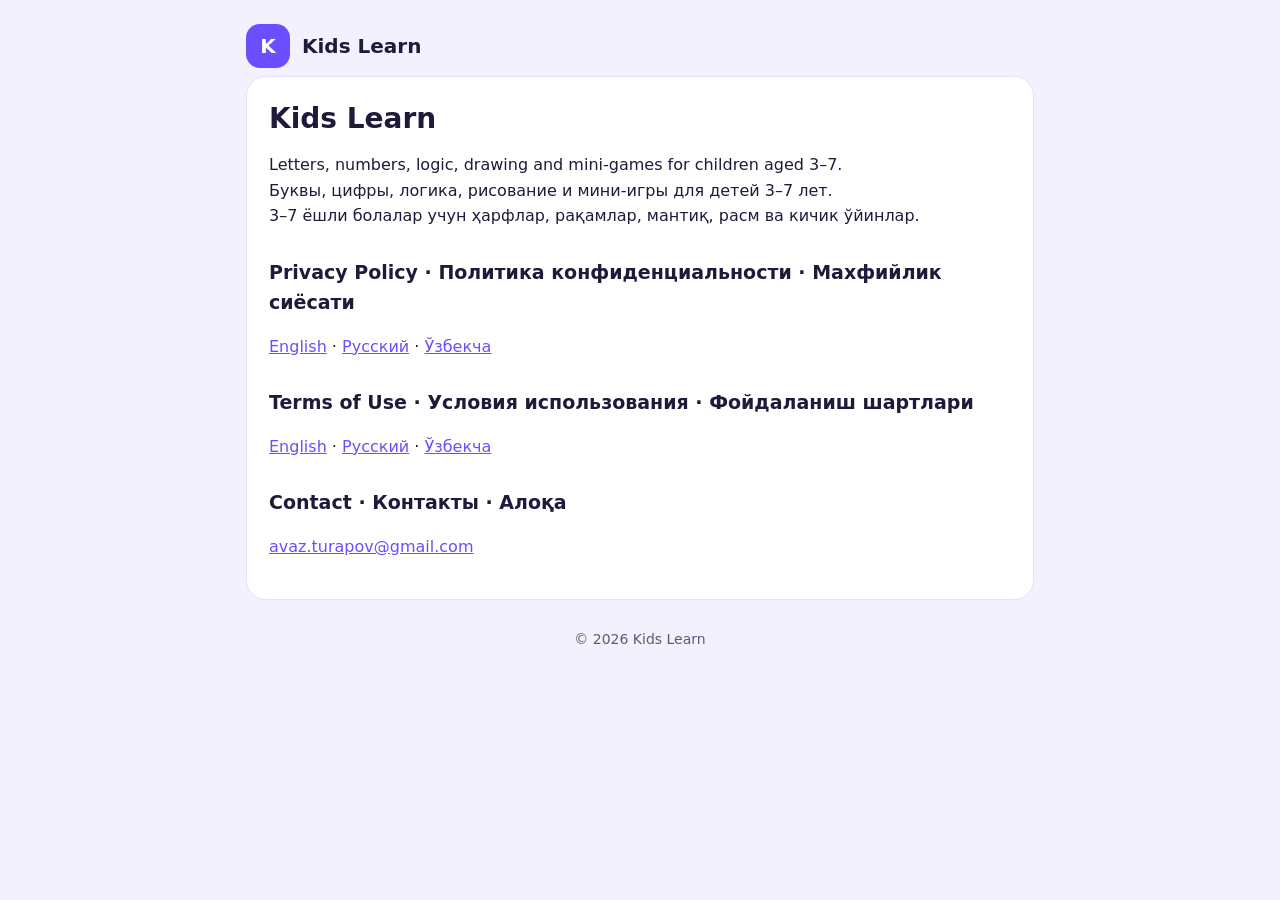
<file: index.html>
<!doctype html>
<html lang="en">
<head>
<meta charset="utf-8">
<meta name="viewport" content="width=device-width, initial-scale=1">
<title>Kids Learn</title>
<link rel="stylesheet" href="style.css">
</head>
<body>
<div class="wrap">
<header><div class="logo">K</div><b>Kids Learn</b></header>
<section class="doc">
<h1>Kids Learn</h1>
<p>Letters, numbers, logic, drawing and mini-games for children aged 3–7.<br>Буквы, цифры, логика, рисование и мини-игры для детей 3–7 лет.<br>3–7 ёшли болалар учун ҳарфлар, рақамлар, мантиқ, расм ва кичик ўйинлар.</p>
<h2>Privacy Policy · Политика конфиденциальности · Махфийлик сиёсати</h2>
<p><a href="privacy.html#en">English</a> · <a href="privacy.html#ru">Русский</a> · <a href="privacy.html#uz">Ўзбекча</a></p>
<h2>Terms of Use · Условия использования · Фойдаланиш шартлари</h2>
<p><a href="terms.html#en">English</a> · <a href="terms.html#ru">Русский</a> · <a href="terms.html#uz">Ўзбекча</a></p>
<h2>Contact · Контакты · Алоқа</h2>
<p><a href="mailto:avaz.turapov@gmail.com">avaz.turapov@gmail.com</a></p>
</section>
<footer>© 2026 Kids Learn</footer>
</div>
</body>
</html>
</file>
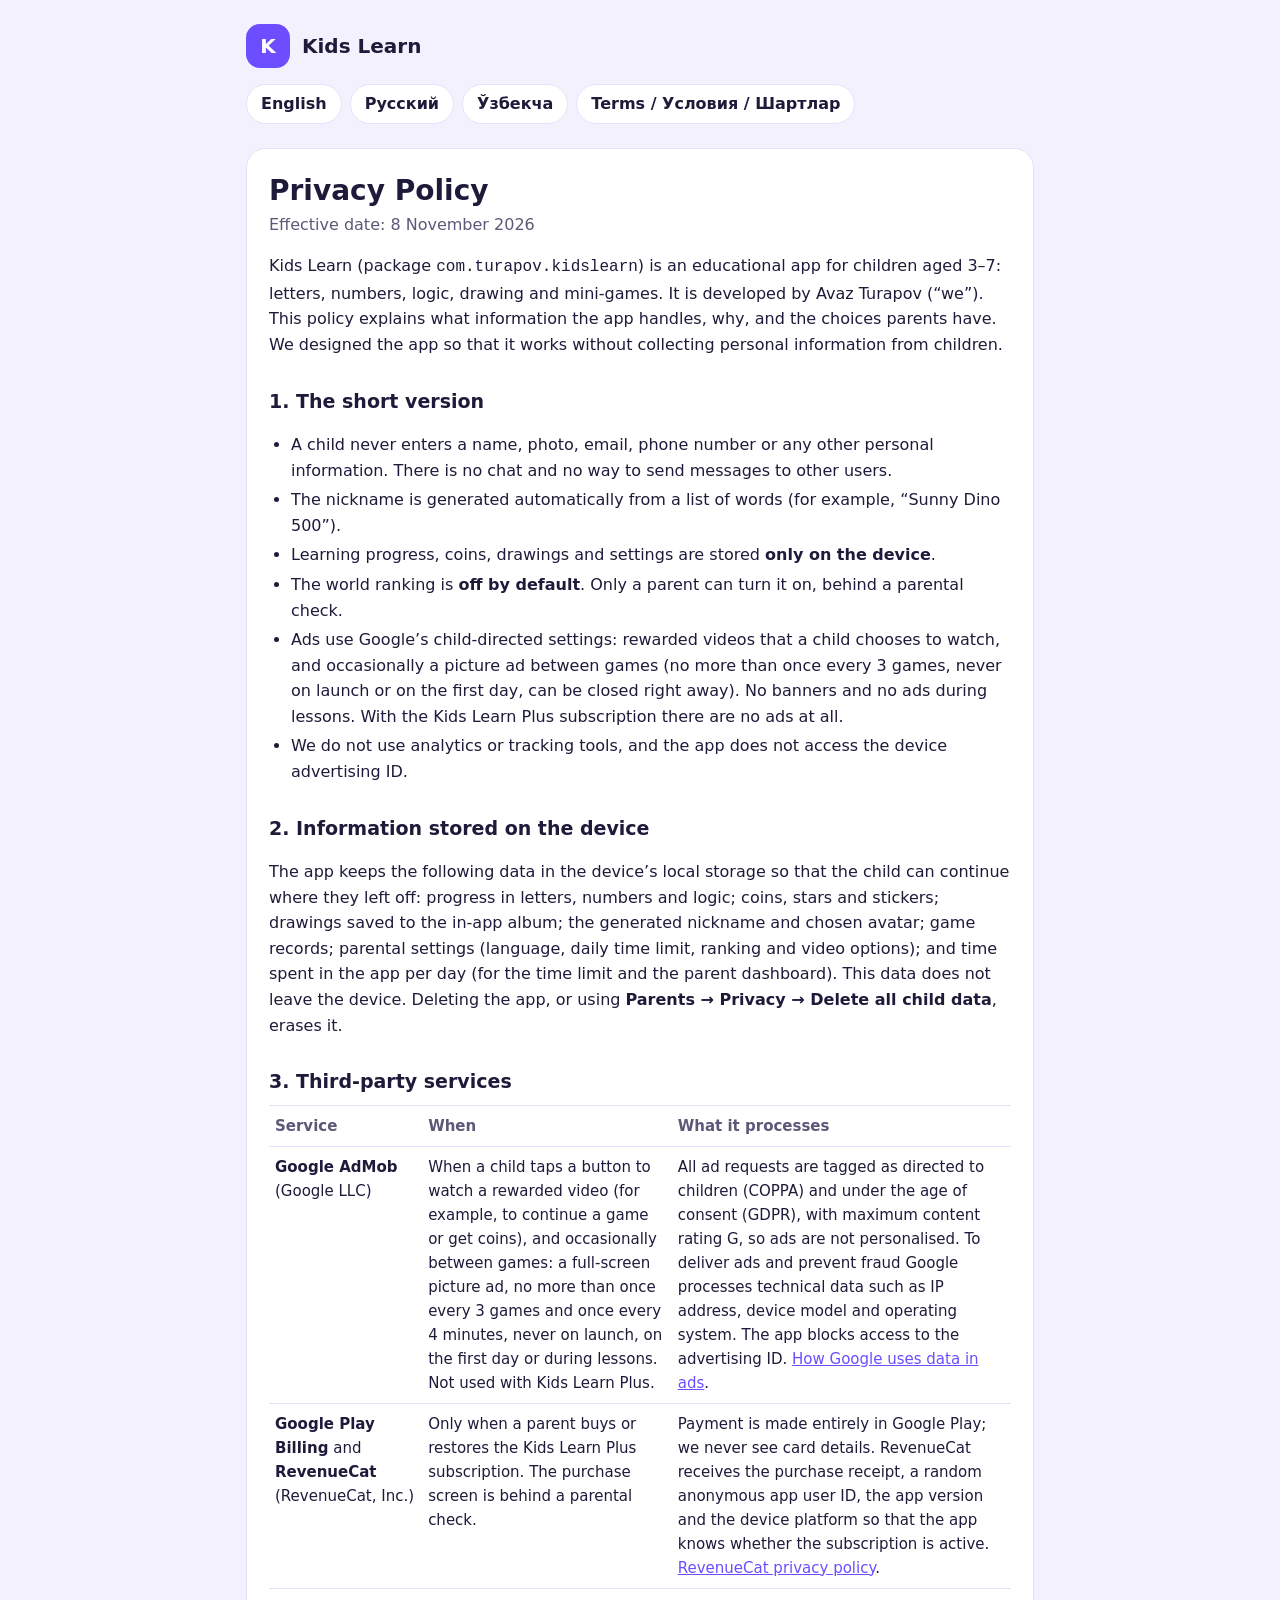
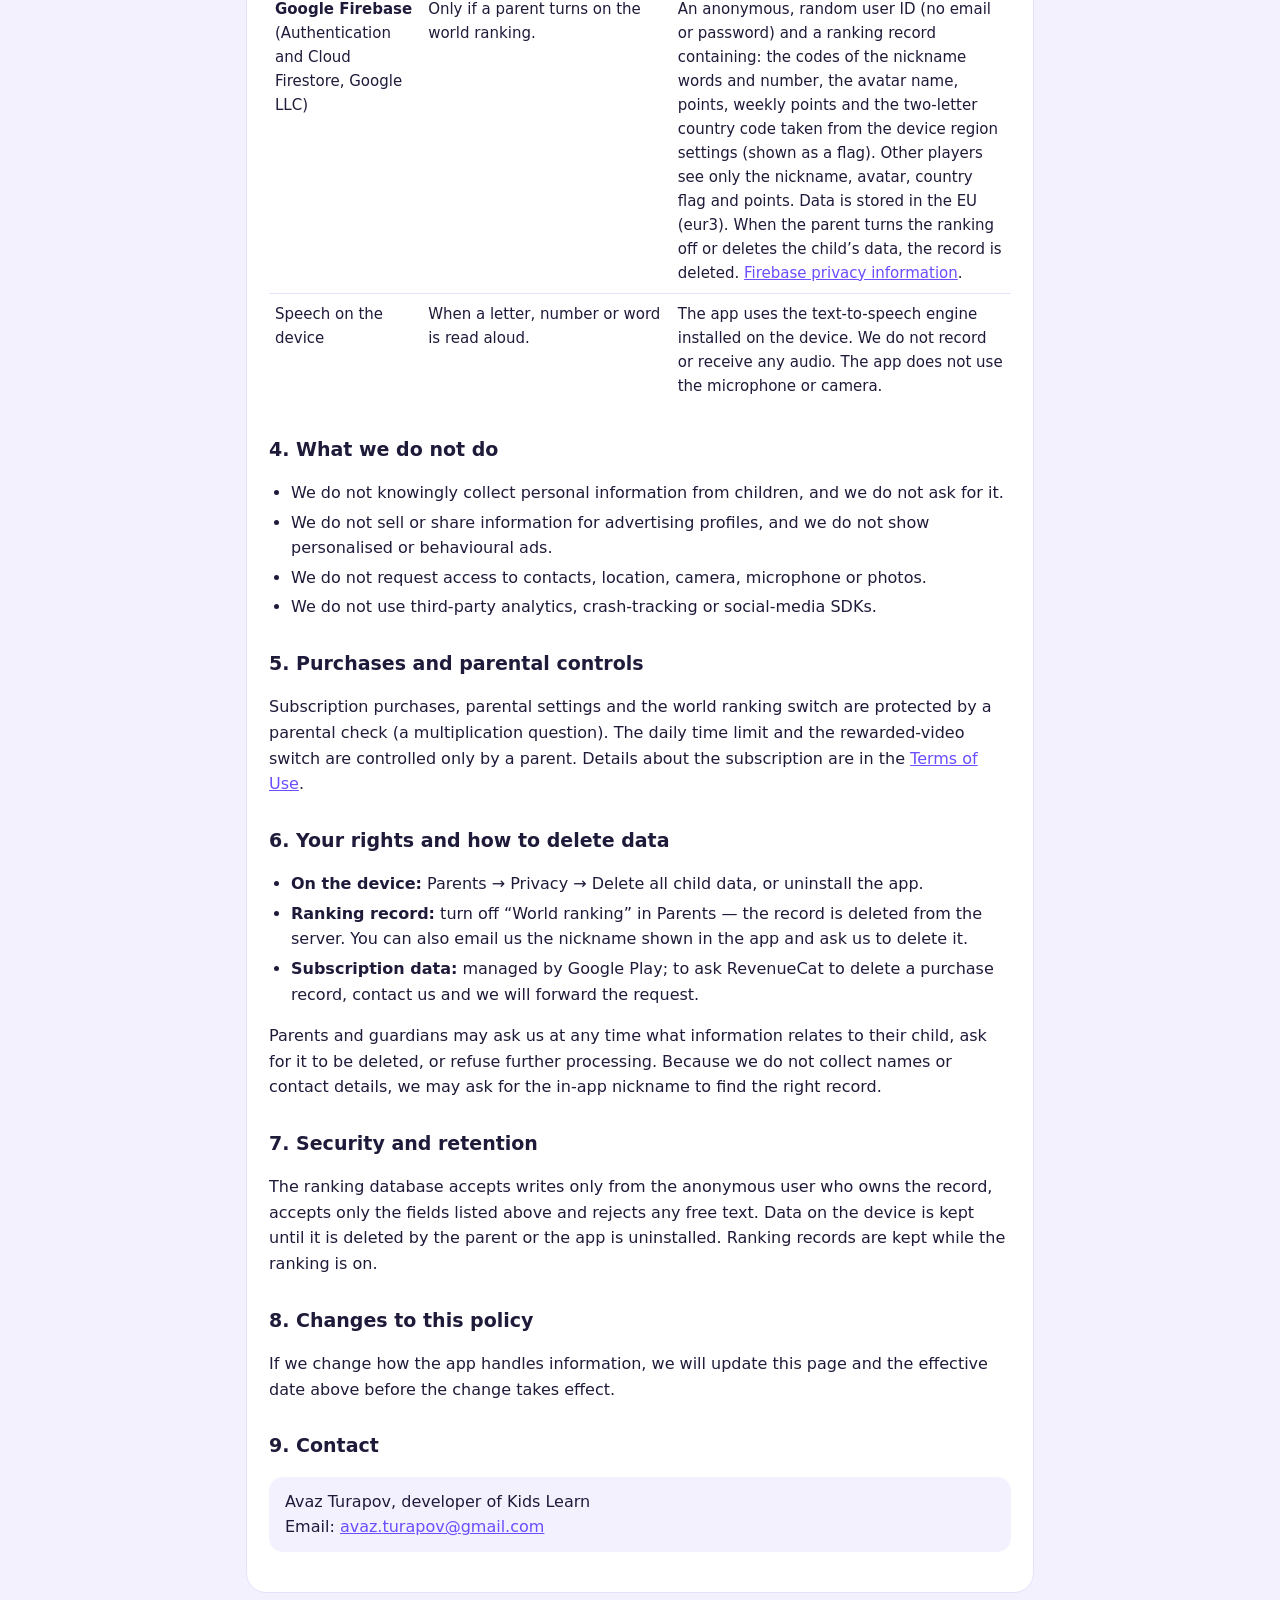
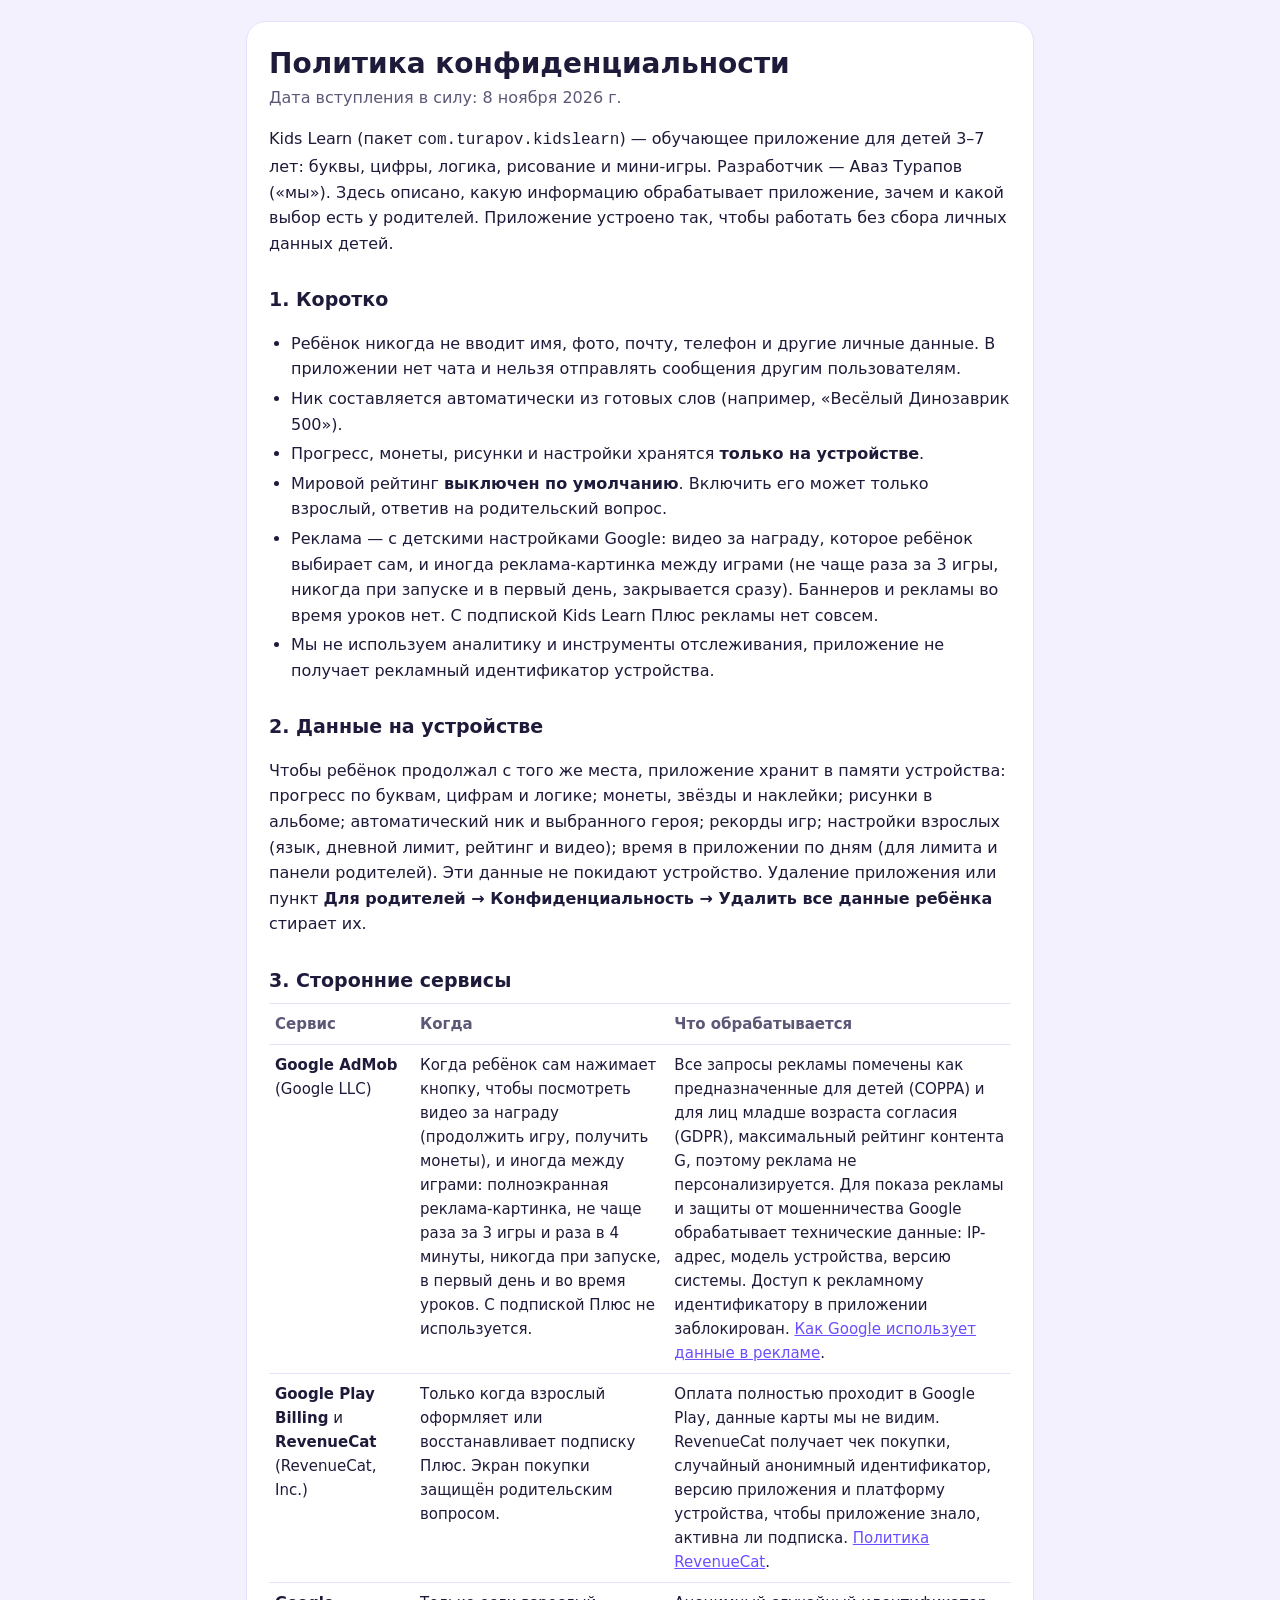
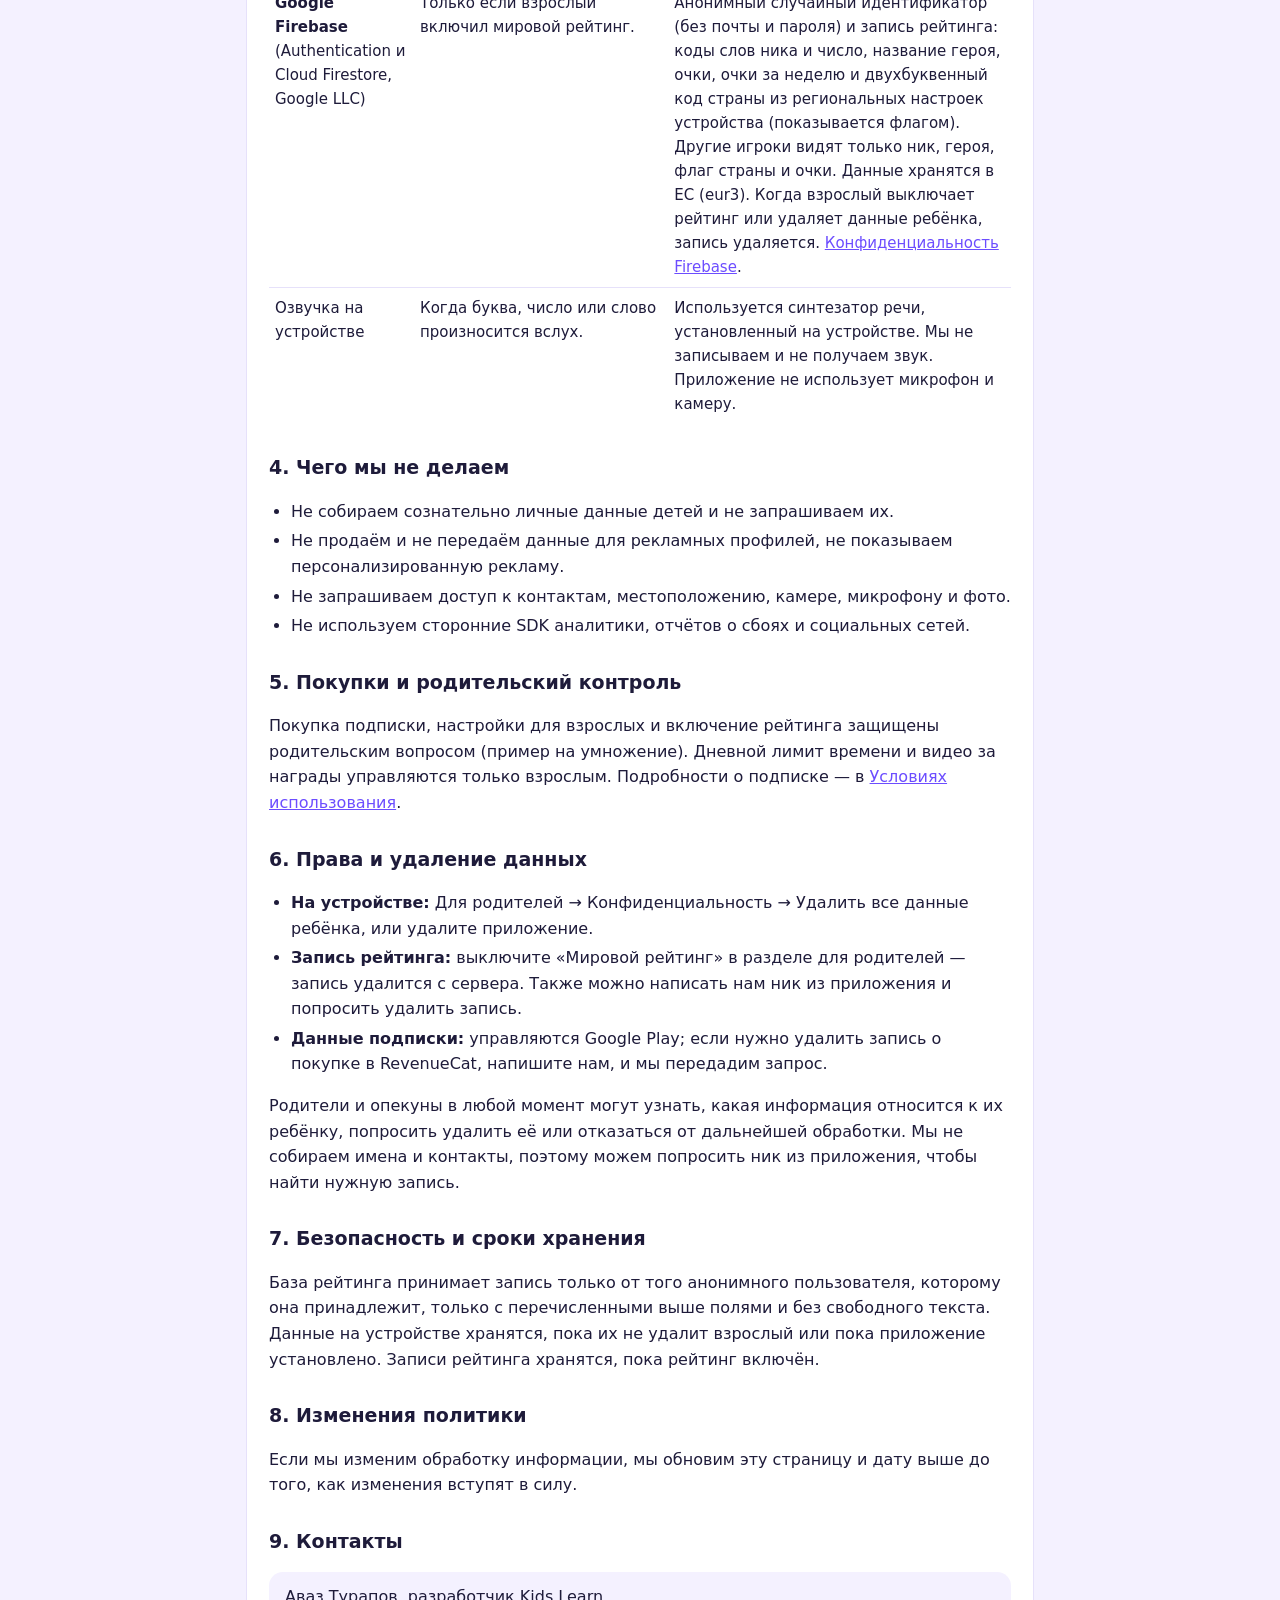
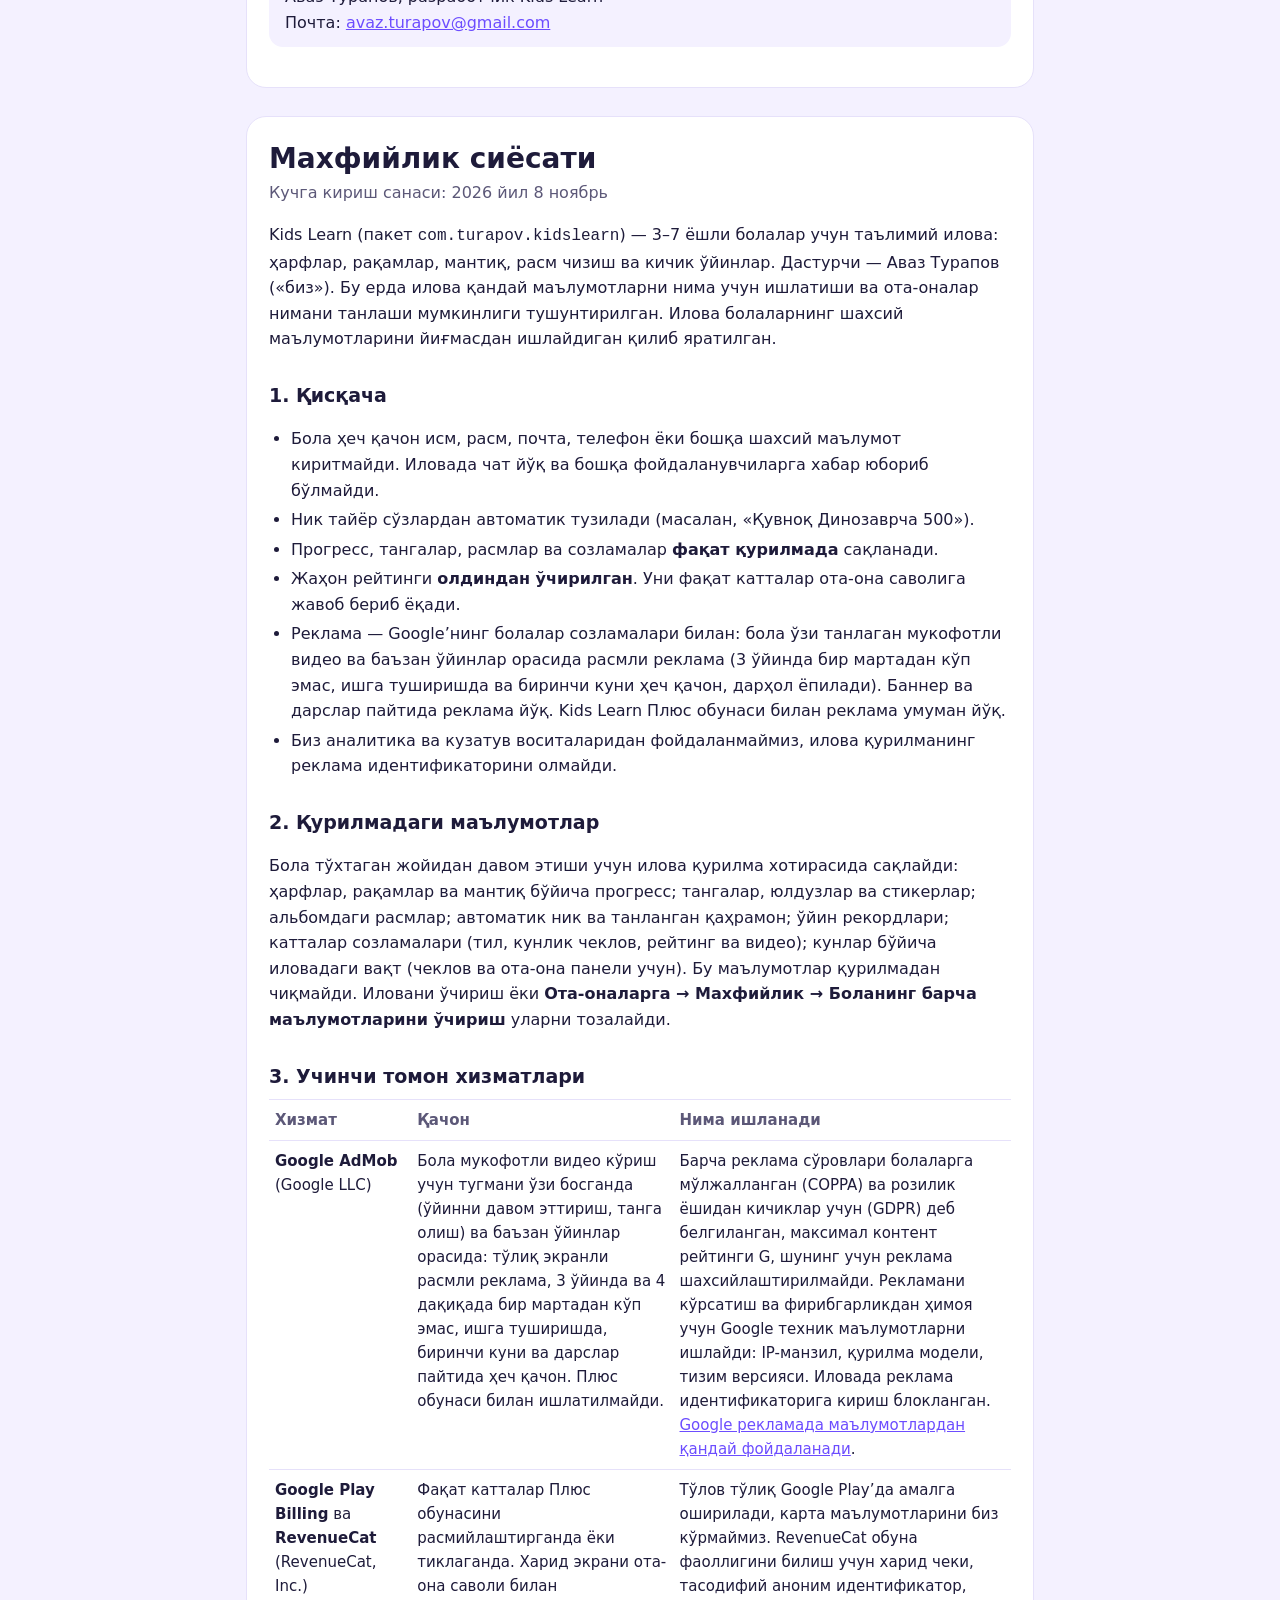
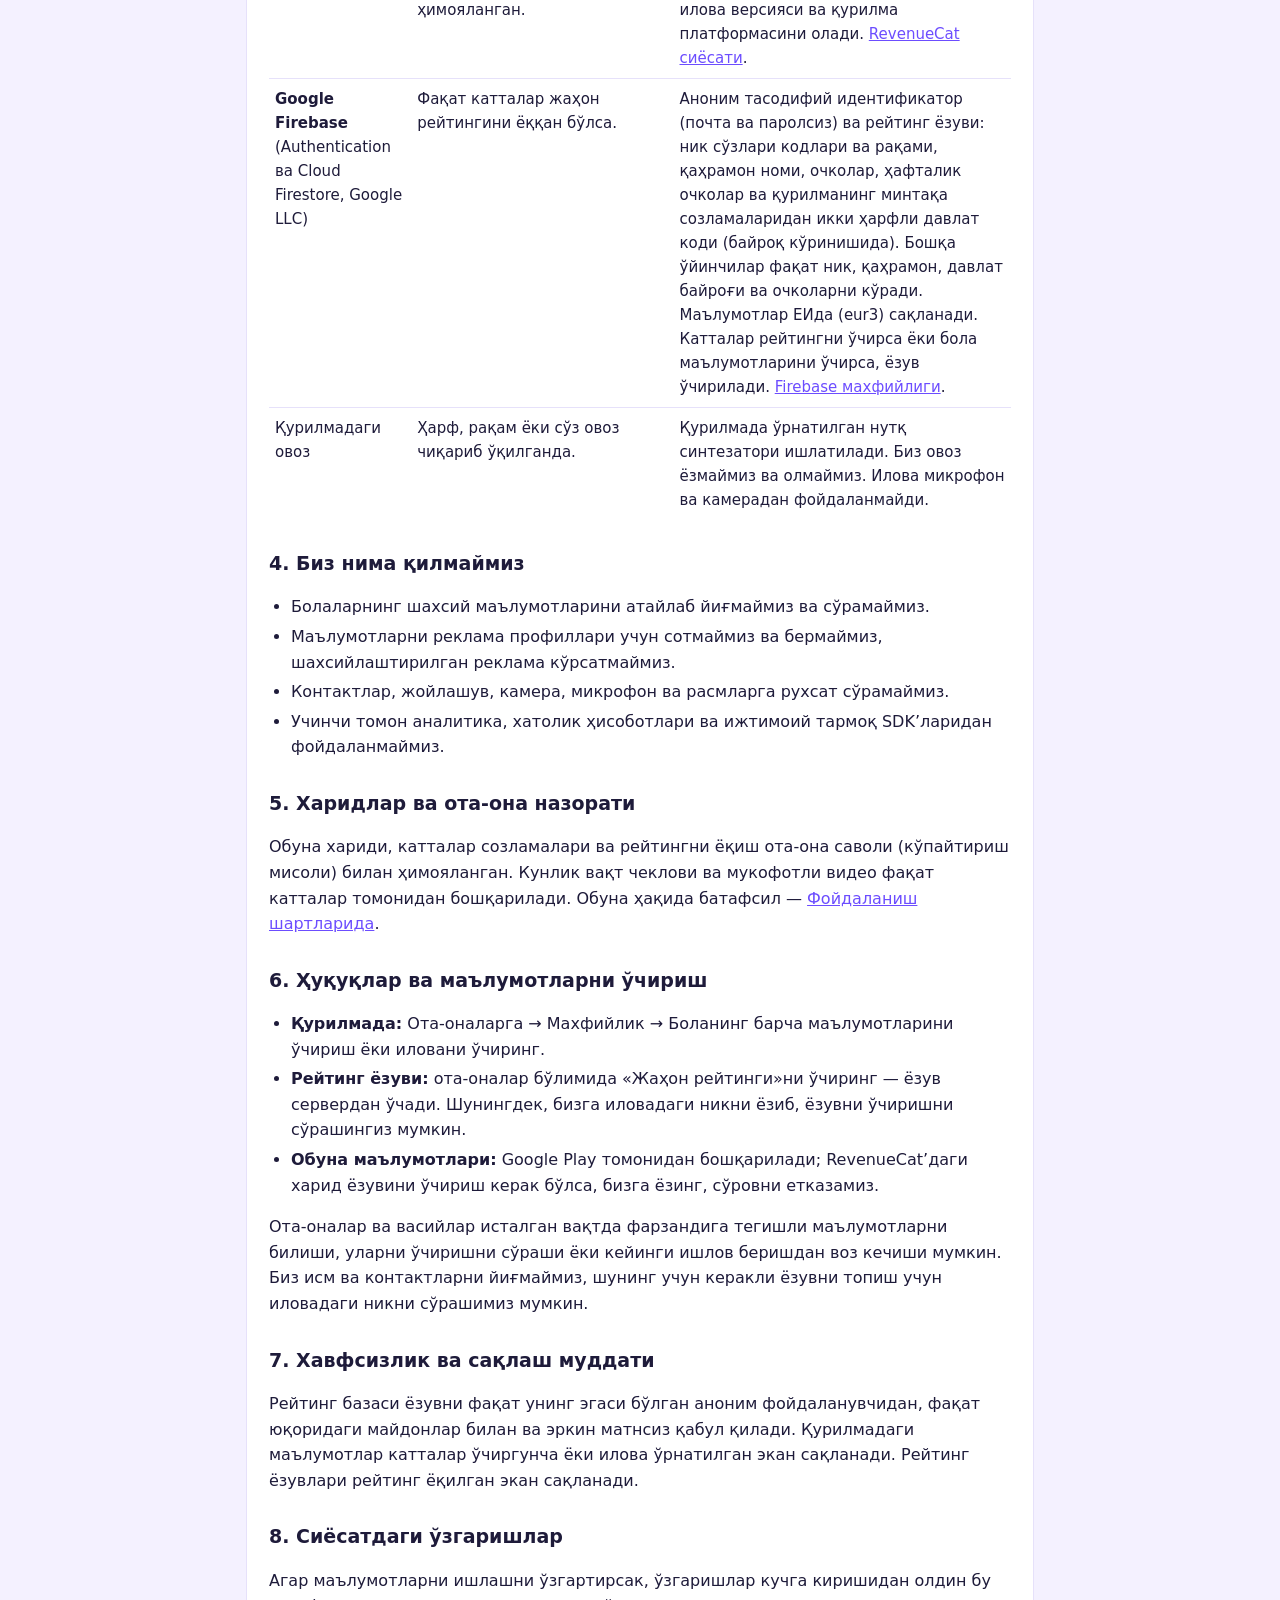
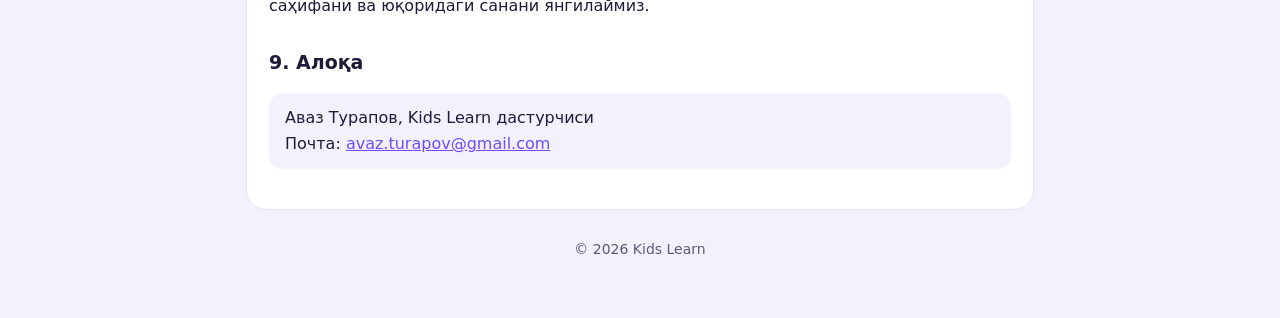
<file: privacy(1).html>
<!doctype html>
<html lang="en">
<head>
<meta charset="utf-8">
<meta name="viewport" content="width=device-width, initial-scale=1">
<title>Kids Learn — Privacy Policy</title>
<link rel="stylesheet" href="style.css">
</head>
<body>
<div class="wrap">
<header><div class="logo">K</div><b>Kids Learn</b></header>
<nav class="lang"><a href="#en">English</a><a href="#ru">Русский</a><a href="#uz">Ўзбекча</a><a href="terms.html">Terms / Условия / Шартлар</a></nav>

<!-- ============================ ENGLISH ============================ -->
<section class="doc" id="en" lang="en">
<h1>Privacy Policy</h1>
<p class="date">Effective date: 8 November 2026</p>

<p>Kids Learn (package <code>com.turapov.kidslearn</code>) is an educational app for children aged 3–7: letters, numbers, logic, drawing and mini-games. It is developed by Avaz Turapov (“we”). This policy explains what information the app handles, why, and the choices parents have. We designed the app so that it works without collecting personal information from children.</p>

<h2>1. The short version</h2>
<ul>
<li>A child never enters a name, photo, email, phone number or any other personal information. There is no chat and no way to send messages to other users.</li>
<li>The nickname is generated automatically from a list of words (for example, “Sunny Dino 500”).</li>
<li>Learning progress, coins, drawings and settings are stored <b>only on the device</b>.</li>
<li>The world ranking is <b>off by default</b>. Only a parent can turn it on, behind a parental check.</li>
<li>Ads use Google’s child-directed settings: rewarded videos that a child chooses to watch, and occasionally a picture ad between games (no more than once every 3 games, never on launch or on the first day, can be closed right away). No banners and no ads during lessons. With the Kids Learn Plus subscription there are no ads at all.</li>
<li>We do not use analytics or tracking tools, and the app does not access the device advertising ID.</li>
</ul>

<h2>2. Information stored on the device</h2>
<p>The app keeps the following data in the device’s local storage so that the child can continue where they left off: progress in letters, numbers and logic; coins, stars and stickers; drawings saved to the in-app album; the generated nickname and chosen avatar; game records; parental settings (language, daily time limit, ranking and video options); and time spent in the app per day (for the time limit and the parent dashboard). This data does not leave the device. Deleting the app, or using <b>Parents → Privacy → Delete all child data</b>, erases it.</p>

<h2>3. Third-party services</h2>
<table>
<thead><tr><th>Service</th><th>When</th><th>What it processes</th></tr></thead>
<tbody>
<tr><td><b>Google AdMob</b> (Google LLC)</td><td>When a child taps a button to watch a rewarded video (for example, to continue a game or get coins), and occasionally between games: a full-screen picture ad, no more than once every 3 games and once every 4 minutes, never on launch, on the first day or during lessons. Not used with Kids Learn Plus.</td><td>All ad requests are tagged as directed to children (COPPA) and under the age of consent (GDPR), with maximum content rating G, so ads are not personalised. To deliver ads and prevent fraud Google processes technical data such as IP address, device model and operating system. The app blocks access to the advertising ID. <a href="https://policies.google.com/technologies/ads">How Google uses data in ads</a>.</td></tr>
<tr><td><b>Google Play Billing</b> and <b>RevenueCat</b> (RevenueCat, Inc.)</td><td>Only when a parent buys or restores the Kids Learn Plus subscription. The purchase screen is behind a parental check.</td><td>Payment is made entirely in Google Play; we never see card details. RevenueCat receives the purchase receipt, a random anonymous app user ID, the app version and the device platform so that the app knows whether the subscription is active. <a href="https://www.revenuecat.com/privacy">RevenueCat privacy policy</a>.</td></tr>
<tr><td><b>Google Firebase</b> (Authentication and Cloud Firestore, Google LLC)</td><td>Only if a parent turns on the world ranking.</td><td>An anonymous, random user ID (no email or password) and a ranking record containing: the codes of the nickname words and number, the avatar name, points, weekly points and the two-letter country code taken from the device region settings (shown as a flag). Other players see only the nickname, avatar, country flag and points. Data is stored in the EU (eur3). When the parent turns the ranking off or deletes the child’s data, the record is deleted. <a href="https://firebase.google.com/support/privacy">Firebase privacy information</a>.</td></tr>
<tr><td>Speech on the device</td><td>When a letter, number or word is read aloud.</td><td>The app uses the text-to-speech engine installed on the device. We do not record or receive any audio. The app does not use the microphone or camera.</td></tr>
</tbody>
</table>

<h2>4. What we do not do</h2>
<ul>
<li>We do not knowingly collect personal information from children, and we do not ask for it.</li>
<li>We do not sell or share information for advertising profiles, and we do not show personalised or behavioural ads.</li>
<li>We do not request access to contacts, location, camera, microphone or photos.</li>
<li>We do not use third-party analytics, crash-tracking or social-media SDKs.</li>
</ul>

<h2>5. Purchases and parental controls</h2>
<p>Subscription purchases, parental settings and the world ranking switch are protected by a parental check (a multiplication question). The daily time limit and the rewarded-video switch are controlled only by a parent. Details about the subscription are in the <a href="terms.html#en">Terms of Use</a>.</p>

<h2>6. Your rights and how to delete data</h2>
<ul>
<li><b>On the device:</b> Parents → Privacy → Delete all child data, or uninstall the app.</li>
<li><b>Ranking record:</b> turn off “World ranking” in Parents — the record is deleted from the server. You can also email us the nickname shown in the app and ask us to delete it.</li>
<li><b>Subscription data:</b> managed by Google Play; to ask RevenueCat to delete a purchase record, contact us and we will forward the request.</li>
</ul>
<p>Parents and guardians may ask us at any time what information relates to their child, ask for it to be deleted, or refuse further processing. Because we do not collect names or contact details, we may ask for the in-app nickname to find the right record.</p>

<h2>7. Security and retention</h2>
<p>The ranking database accepts writes only from the anonymous user who owns the record, accepts only the fields listed above and rejects any free text. Data on the device is kept until it is deleted by the parent or the app is uninstalled. Ranking records are kept while the ranking is on.</p>

<h2>8. Changes to this policy</h2>
<p>If we change how the app handles information, we will update this page and the effective date above before the change takes effect.</p>

<h2>9. Contact</h2>
<p class="box">Avaz Turapov, developer of Kids Learn<br>Email: <a href="mailto:avaz.turapov@gmail.com">avaz.turapov@gmail.com</a></p>
</section>

<!-- ============================ РУССКИЙ ============================ -->
<section class="doc" id="ru" lang="ru">
<h1>Политика конфиденциальности</h1>
<p class="date">Дата вступления в силу: 8 ноября 2026 г.</p>

<p>Kids Learn (пакет <code>com.turapov.kidslearn</code>) — обучающее приложение для детей 3–7 лет: буквы, цифры, логика, рисование и мини-игры. Разработчик — Аваз Турапов («мы»). Здесь описано, какую информацию обрабатывает приложение, зачем и какой выбор есть у родителей. Приложение устроено так, чтобы работать без сбора личных данных детей.</p>

<h2>1. Коротко</h2>
<ul>
<li>Ребёнок никогда не вводит имя, фото, почту, телефон и другие личные данные. В приложении нет чата и нельзя отправлять сообщения другим пользователям.</li>
<li>Ник составляется автоматически из готовых слов (например, «Весёлый Динозаврик 500»).</li>
<li>Прогресс, монеты, рисунки и настройки хранятся <b>только на устройстве</b>.</li>
<li>Мировой рейтинг <b>выключен по умолчанию</b>. Включить его может только взрослый, ответив на родительский вопрос.</li>
<li>Реклама — с детскими настройками Google: видео за награду, которое ребёнок выбирает сам, и иногда реклама-картинка между играми (не чаще раза за 3 игры, никогда при запуске и в первый день, закрывается сразу). Баннеров и рекламы во время уроков нет. С подпиской Kids Learn Плюс рекламы нет совсем.</li>
<li>Мы не используем аналитику и инструменты отслеживания, приложение не получает рекламный идентификатор устройства.</li>
</ul>

<h2>2. Данные на устройстве</h2>
<p>Чтобы ребёнок продолжал с того же места, приложение хранит в памяти устройства: прогресс по буквам, цифрам и логике; монеты, звёзды и наклейки; рисунки в альбоме; автоматический ник и выбранного героя; рекорды игр; настройки взрослых (язык, дневной лимит, рейтинг и видео); время в приложении по дням (для лимита и панели родителей). Эти данные не покидают устройство. Удаление приложения или пункт <b>Для родителей → Конфиденциальность → Удалить все данные ребёнка</b> стирает их.</p>

<h2>3. Сторонние сервисы</h2>
<table>
<thead><tr><th>Сервис</th><th>Когда</th><th>Что обрабатывается</th></tr></thead>
<tbody>
<tr><td><b>Google AdMob</b> (Google LLC)</td><td>Когда ребёнок сам нажимает кнопку, чтобы посмотреть видео за награду (продолжить игру, получить монеты), и иногда между играми: полноэкранная реклама-картинка, не чаще раза за 3 игры и раза в 4 минуты, никогда при запуске, в первый день и во время уроков. С подпиской Плюс не используется.</td><td>Все запросы рекламы помечены как предназначенные для детей (COPPA) и для лиц младше возраста согласия (GDPR), максимальный рейтинг контента G, поэтому реклама не персонализируется. Для показа рекламы и защиты от мошенничества Google обрабатывает технические данные: IP-адрес, модель устройства, версию системы. Доступ к рекламному идентификатору в приложении заблокирован. <a href="https://policies.google.com/technologies/ads">Как Google использует данные в рекламе</a>.</td></tr>
<tr><td><b>Google Play Billing</b> и <b>RevenueCat</b> (RevenueCat, Inc.)</td><td>Только когда взрослый оформляет или восстанавливает подписку Плюс. Экран покупки защищён родительским вопросом.</td><td>Оплата полностью проходит в Google Play, данные карты мы не видим. RevenueCat получает чек покупки, случайный анонимный идентификатор, версию приложения и платформу устройства, чтобы приложение знало, активна ли подписка. <a href="https://www.revenuecat.com/privacy">Политика RevenueCat</a>.</td></tr>
<tr><td><b>Google Firebase</b> (Authentication и Cloud Firestore, Google LLC)</td><td>Только если взрослый включил мировой рейтинг.</td><td>Анонимный случайный идентификатор (без почты и пароля) и запись рейтинга: коды слов ника и число, название героя, очки, очки за неделю и двухбуквенный код страны из региональных настроек устройства (показывается флагом). Другие игроки видят только ник, героя, флаг страны и очки. Данные хранятся в ЕС (eur3). Когда взрослый выключает рейтинг или удаляет данные ребёнка, запись удаляется. <a href="https://firebase.google.com/support/privacy">Конфиденциальность Firebase</a>.</td></tr>
<tr><td>Озвучка на устройстве</td><td>Когда буква, число или слово произносится вслух.</td><td>Используется синтезатор речи, установленный на устройстве. Мы не записываем и не получаем звук. Приложение не использует микрофон и камеру.</td></tr>
</tbody>
</table>

<h2>4. Чего мы не делаем</h2>
<ul>
<li>Не собираем сознательно личные данные детей и не запрашиваем их.</li>
<li>Не продаём и не передаём данные для рекламных профилей, не показываем персонализированную рекламу.</li>
<li>Не запрашиваем доступ к контактам, местоположению, камере, микрофону и фото.</li>
<li>Не используем сторонние SDK аналитики, отчётов о сбоях и социальных сетей.</li>
</ul>

<h2>5. Покупки и родительский контроль</h2>
<p>Покупка подписки, настройки для взрослых и включение рейтинга защищены родительским вопросом (пример на умножение). Дневной лимит времени и видео за награды управляются только взрослым. Подробности о подписке — в <a href="terms.html#ru">Условиях использования</a>.</p>

<h2>6. Права и удаление данных</h2>
<ul>
<li><b>На устройстве:</b> Для родителей → Конфиденциальность → Удалить все данные ребёнка, или удалите приложение.</li>
<li><b>Запись рейтинга:</b> выключите «Мировой рейтинг» в разделе для родителей — запись удалится с сервера. Также можно написать нам ник из приложения и попросить удалить запись.</li>
<li><b>Данные подписки:</b> управляются Google Play; если нужно удалить запись о покупке в RevenueCat, напишите нам, и мы передадим запрос.</li>
</ul>
<p>Родители и опекуны в любой момент могут узнать, какая информация относится к их ребёнку, попросить удалить её или отказаться от дальнейшей обработки. Мы не собираем имена и контакты, поэтому можем попросить ник из приложения, чтобы найти нужную запись.</p>

<h2>7. Безопасность и сроки хранения</h2>
<p>База рейтинга принимает запись только от того анонимного пользователя, которому она принадлежит, только с перечисленными выше полями и без свободного текста. Данные на устройстве хранятся, пока их не удалит взрослый или пока приложение установлено. Записи рейтинга хранятся, пока рейтинг включён.</p>

<h2>8. Изменения политики</h2>
<p>Если мы изменим обработку информации, мы обновим эту страницу и дату выше до того, как изменения вступят в силу.</p>

<h2>9. Контакты</h2>
<p class="box">Аваз Турапов, разработчик Kids Learn<br>Почта: <a href="mailto:avaz.turapov@gmail.com">avaz.turapov@gmail.com</a></p>
</section>

<!-- ============================ ЎЗБЕКЧА ============================ -->
<section class="doc" id="uz" lang="uz-Cyrl">
<h1>Махфийлик сиёсати</h1>
<p class="date">Кучга кириш санаси: 2026 йил 8 ноябрь</p>

<p>Kids Learn (пакет <code>com.turapov.kidslearn</code>) — 3–7 ёшли болалар учун таълимий илова: ҳарфлар, рақамлар, мантиқ, расм чизиш ва кичик ўйинлар. Дастурчи — Аваз Турапов («биз»). Бу ерда илова қандай маълумотларни нима учун ишлатиши ва ота-оналар нимани танлаши мумкинлиги тушунтирилган. Илова болаларнинг шахсий маълумотларини йиғмасдан ишлайдиган қилиб яратилган.</p>

<h2>1. Қисқача</h2>
<ul>
<li>Бола ҳеч қачон исм, расм, почта, телефон ёки бошқа шахсий маълумот киритмайди. Иловада чат йўқ ва бошқа фойдаланувчиларга хабар юбориб бўлмайди.</li>
<li>Ник тайёр сўзлардан автоматик тузилади (масалан, «Қувноқ Динозаврча 500»).</li>
<li>Прогресс, тангалар, расмлар ва созламалар <b>фақат қурилмада</b> сақланади.</li>
<li>Жаҳон рейтинги <b>олдиндан ўчирилган</b>. Уни фақат катталар ота-она саволига жавоб бериб ёқади.</li>
<li>Реклама — Google’нинг болалар созламалари билан: бола ўзи танлаган мукофотли видео ва баъзан ўйинлар орасида расмли реклама (3 ўйинда бир мартадан кўп эмас, ишга туширишда ва биринчи куни ҳеч қачон, дарҳол ёпилади). Баннер ва дарслар пайтида реклама йўқ. Kids Learn Плюс обунаси билан реклама умуман йўқ.</li>
<li>Биз аналитика ва кузатув воситаларидан фойдаланмаймиз, илова қурилманинг реклама идентификаторини олмайди.</li>
</ul>

<h2>2. Қурилмадаги маълумотлар</h2>
<p>Бола тўхтаган жойидан давом этиши учун илова қурилма хотирасида сақлайди: ҳарфлар, рақамлар ва мантиқ бўйича прогресс; тангалар, юлдузлар ва стикерлар; альбомдаги расмлар; автоматик ник ва танланган қаҳрамон; ўйин рекордлари; катталар созламалари (тил, кунлик чеклов, рейтинг ва видео); кунлар бўйича иловадаги вақт (чеклов ва ота-она панели учун). Бу маълумотлар қурилмадан чиқмайди. Иловани ўчириш ёки <b>Ота-оналарга → Махфийлик → Боланинг барча маълумотларини ўчириш</b> уларни тозалайди.</p>

<h2>3. Учинчи томон хизматлари</h2>
<table>
<thead><tr><th>Хизмат</th><th>Қачон</th><th>Нима ишланади</th></tr></thead>
<tbody>
<tr><td><b>Google AdMob</b> (Google LLC)</td><td>Бола мукофотли видео кўриш учун тугмани ўзи босганда (ўйинни давом эттириш, танга олиш) ва баъзан ўйинлар орасида: тўлиқ экранли расмли реклама, 3 ўйинда ва 4 дақиқада бир мартадан кўп эмас, ишга туширишда, биринчи куни ва дарслар пайтида ҳеч қачон. Плюс обунаси билан ишлатилмайди.</td><td>Барча реклама сўровлари болаларга мўлжалланган (COPPA) ва розилик ёшидан кичиклар учун (GDPR) деб белгиланган, максимал контент рейтинги G, шунинг учун реклама шахсийлаштирилмайди. Рекламани кўрсатиш ва фирибгарликдан ҳимоя учун Google техник маълумотларни ишлайди: IP-манзил, қурилма модели, тизим версияси. Иловада реклама идентификаторига кириш блокланган. <a href="https://policies.google.com/technologies/ads">Google рекламада маълумотлардан қандай фойдаланади</a>.</td></tr>
<tr><td><b>Google Play Billing</b> ва <b>RevenueCat</b> (RevenueCat, Inc.)</td><td>Фақат катталар Плюс обунасини расмийлаштирганда ёки тиклаганда. Харид экрани ота-она саволи билан ҳимояланган.</td><td>Тўлов тўлиқ Google Play’да амалга оширилади, карта маълумотларини биз кўрмаймиз. RevenueCat обуна фаоллигини билиш учун харид чеки, тасодифий аноним идентификатор, илова версияси ва қурилма платформасини олади. <a href="https://www.revenuecat.com/privacy">RevenueCat сиёсати</a>.</td></tr>
<tr><td><b>Google Firebase</b> (Authentication ва Cloud Firestore, Google LLC)</td><td>Фақат катталар жаҳон рейтингини ёққан бўлса.</td><td>Аноним тасодифий идентификатор (почта ва паролсиз) ва рейтинг ёзуви: ник сўзлари кодлари ва рақами, қаҳрамон номи, очколар, ҳафталик очколар ва қурилманинг минтақа созламаларидан икки ҳарфли давлат коди (байроқ кўринишида). Бошқа ўйинчилар фақат ник, қаҳрамон, давлат байроғи ва очколарни кўради. Маълумотлар ЕИда (eur3) сақланади. Катталар рейтингни ўчирса ёки бола маълумотларини ўчирса, ёзув ўчирилади. <a href="https://firebase.google.com/support/privacy">Firebase махфийлиги</a>.</td></tr>
<tr><td>Қурилмадаги овоз</td><td>Ҳарф, рақам ёки сўз овоз чиқариб ўқилганда.</td><td>Қурилмада ўрнатилган нутқ синтезатори ишлатилади. Биз овоз ёзмаймиз ва олмаймиз. Илова микрофон ва камерадан фойдаланмайди.</td></tr>
</tbody>
</table>

<h2>4. Биз нима қилмаймиз</h2>
<ul>
<li>Болаларнинг шахсий маълумотларини атайлаб йиғмаймиз ва сўрамаймиз.</li>
<li>Маълумотларни реклама профиллари учун сотмаймиз ва бермаймиз, шахсийлаштирилган реклама кўрсатмаймиз.</li>
<li>Контактлар, жойлашув, камера, микрофон ва расмларга рухсат сўрамаймиз.</li>
<li>Учинчи томон аналитика, хатолик ҳисоботлари ва ижтимоий тармоқ SDK’ларидан фойдаланмаймиз.</li>
</ul>

<h2>5. Харидлар ва ота-она назорати</h2>
<p>Обуна хариди, катталар созламалари ва рейтингни ёқиш ота-она саволи (кўпайтириш мисоли) билан ҳимояланган. Кунлик вақт чеклови ва мукофотли видео фақат катталар томонидан бошқарилади. Обуна ҳақида батафсил — <a href="terms.html#uz">Фойдаланиш шартларида</a>.</p>

<h2>6. Ҳуқуқлар ва маълумотларни ўчириш</h2>
<ul>
<li><b>Қурилмада:</b> Ота-оналарга → Махфийлик → Боланинг барча маълумотларини ўчириш ёки иловани ўчиринг.</li>
<li><b>Рейтинг ёзуви:</b> ота-оналар бўлимида «Жаҳон рейтинги»ни ўчиринг — ёзув сервердан ўчади. Шунингдек, бизга иловадаги никни ёзиб, ёзувни ўчиришни сўрашингиз мумкин.</li>
<li><b>Обуна маълумотлари:</b> Google Play томонидан бошқарилади; RevenueCat’даги харид ёзувини ўчириш керак бўлса, бизга ёзинг, сўровни етказамиз.</li>
</ul>
<p>Ота-оналар ва васийлар исталган вақтда фарзандига тегишли маълумотларни билиши, уларни ўчиришни сўраши ёки кейинги ишлов беришдан воз кечиши мумкин. Биз исм ва контактларни йиғмаймиз, шунинг учун керакли ёзувни топиш учун иловадаги никни сўрашимиз мумкин.</p>

<h2>7. Хавфсизлик ва сақлаш муддати</h2>
<p>Рейтинг базаси ёзувни фақат унинг эгаси бўлган аноним фойдаланувчидан, фақат юқоридаги майдонлар билан ва эркин матнсиз қабул қилади. Қурилмадаги маълумотлар катталар ўчиргунча ёки илова ўрнатилган экан сақланади. Рейтинг ёзувлари рейтинг ёқилган экан сақланади.</p>

<h2>8. Сиёсатдаги ўзгаришлар</h2>
<p>Агар маълумотларни ишлашни ўзгартирсак, ўзгаришлар кучга киришидан олдин бу саҳифани ва юқоридаги санани янгилаймиз.</p>

<h2>9. Алоқа</h2>
<p class="box">Аваз Турапов, Kids Learn дастурчиси<br>Почта: <a href="mailto:avaz.turapov@gmail.com">avaz.turapov@gmail.com</a></p>
</section>

<footer>© 2026 Kids Learn</footer>
</div>
</body>
</html>
</file>
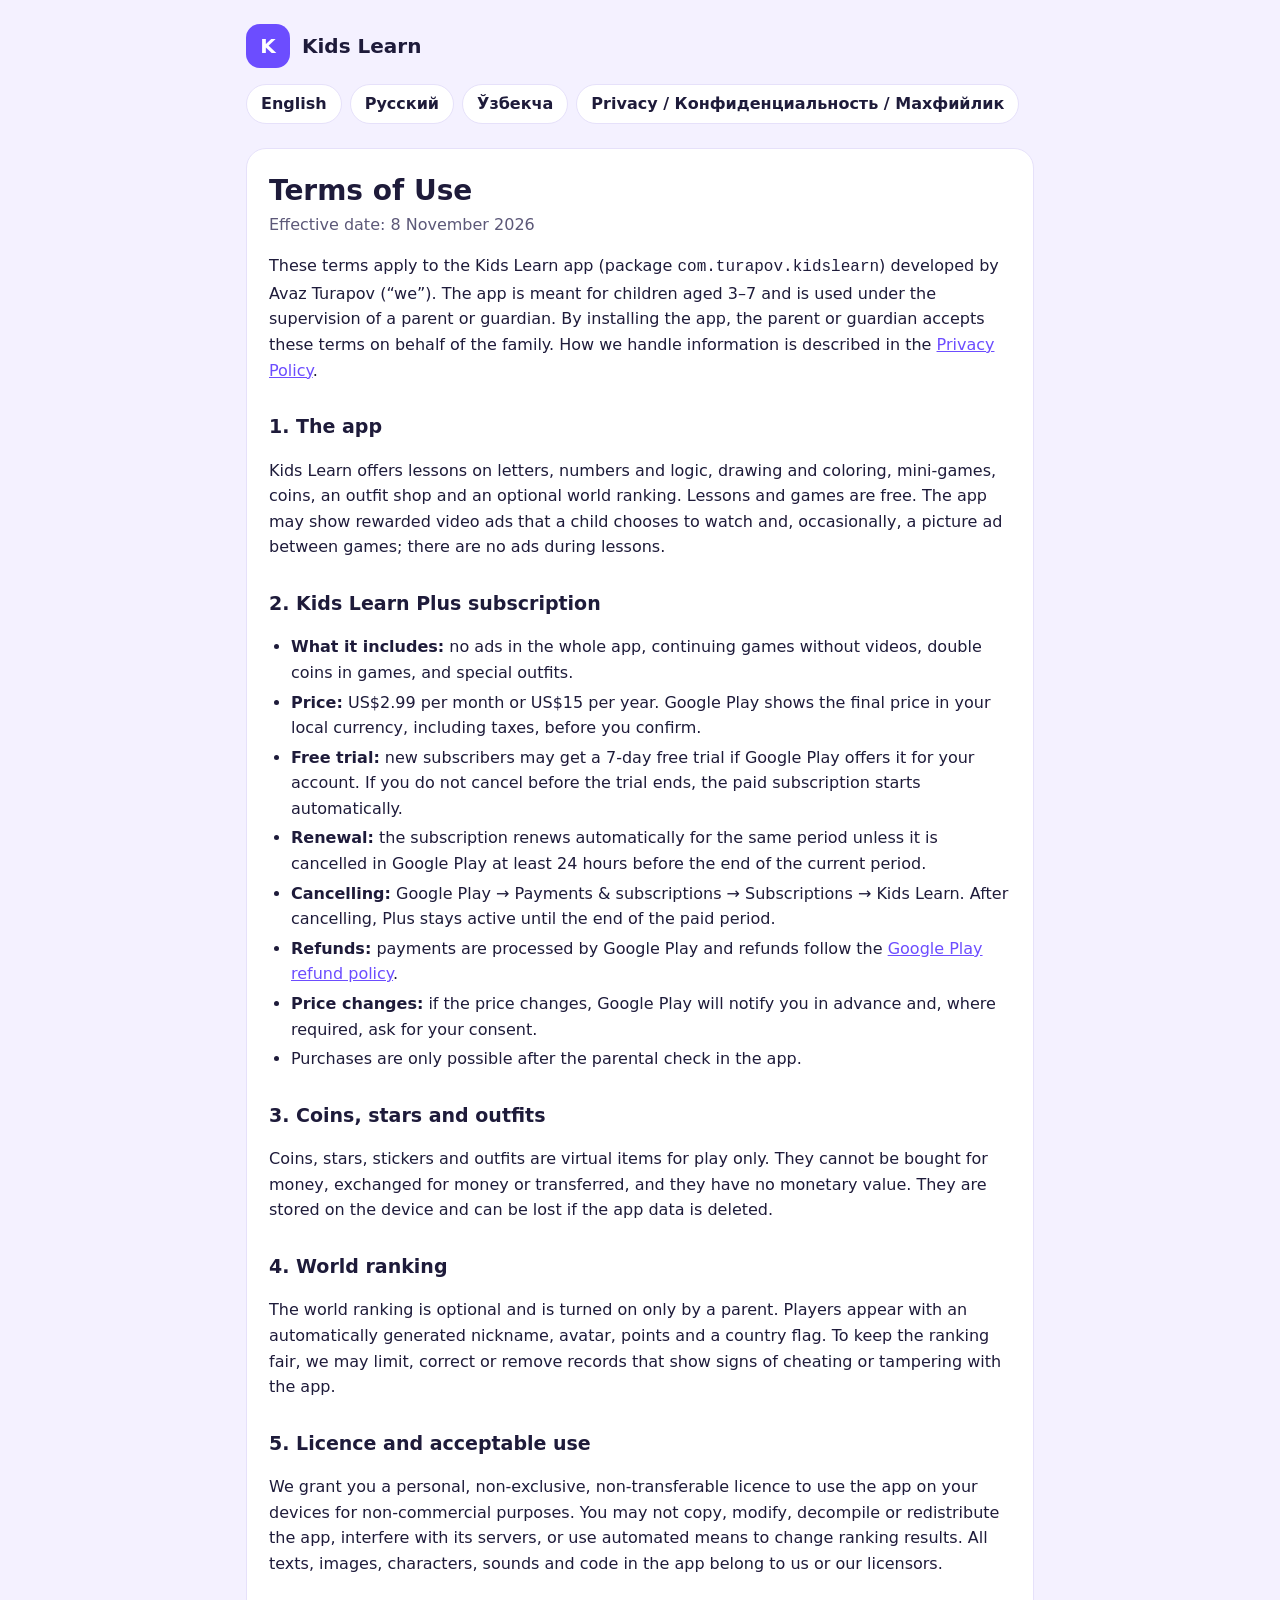
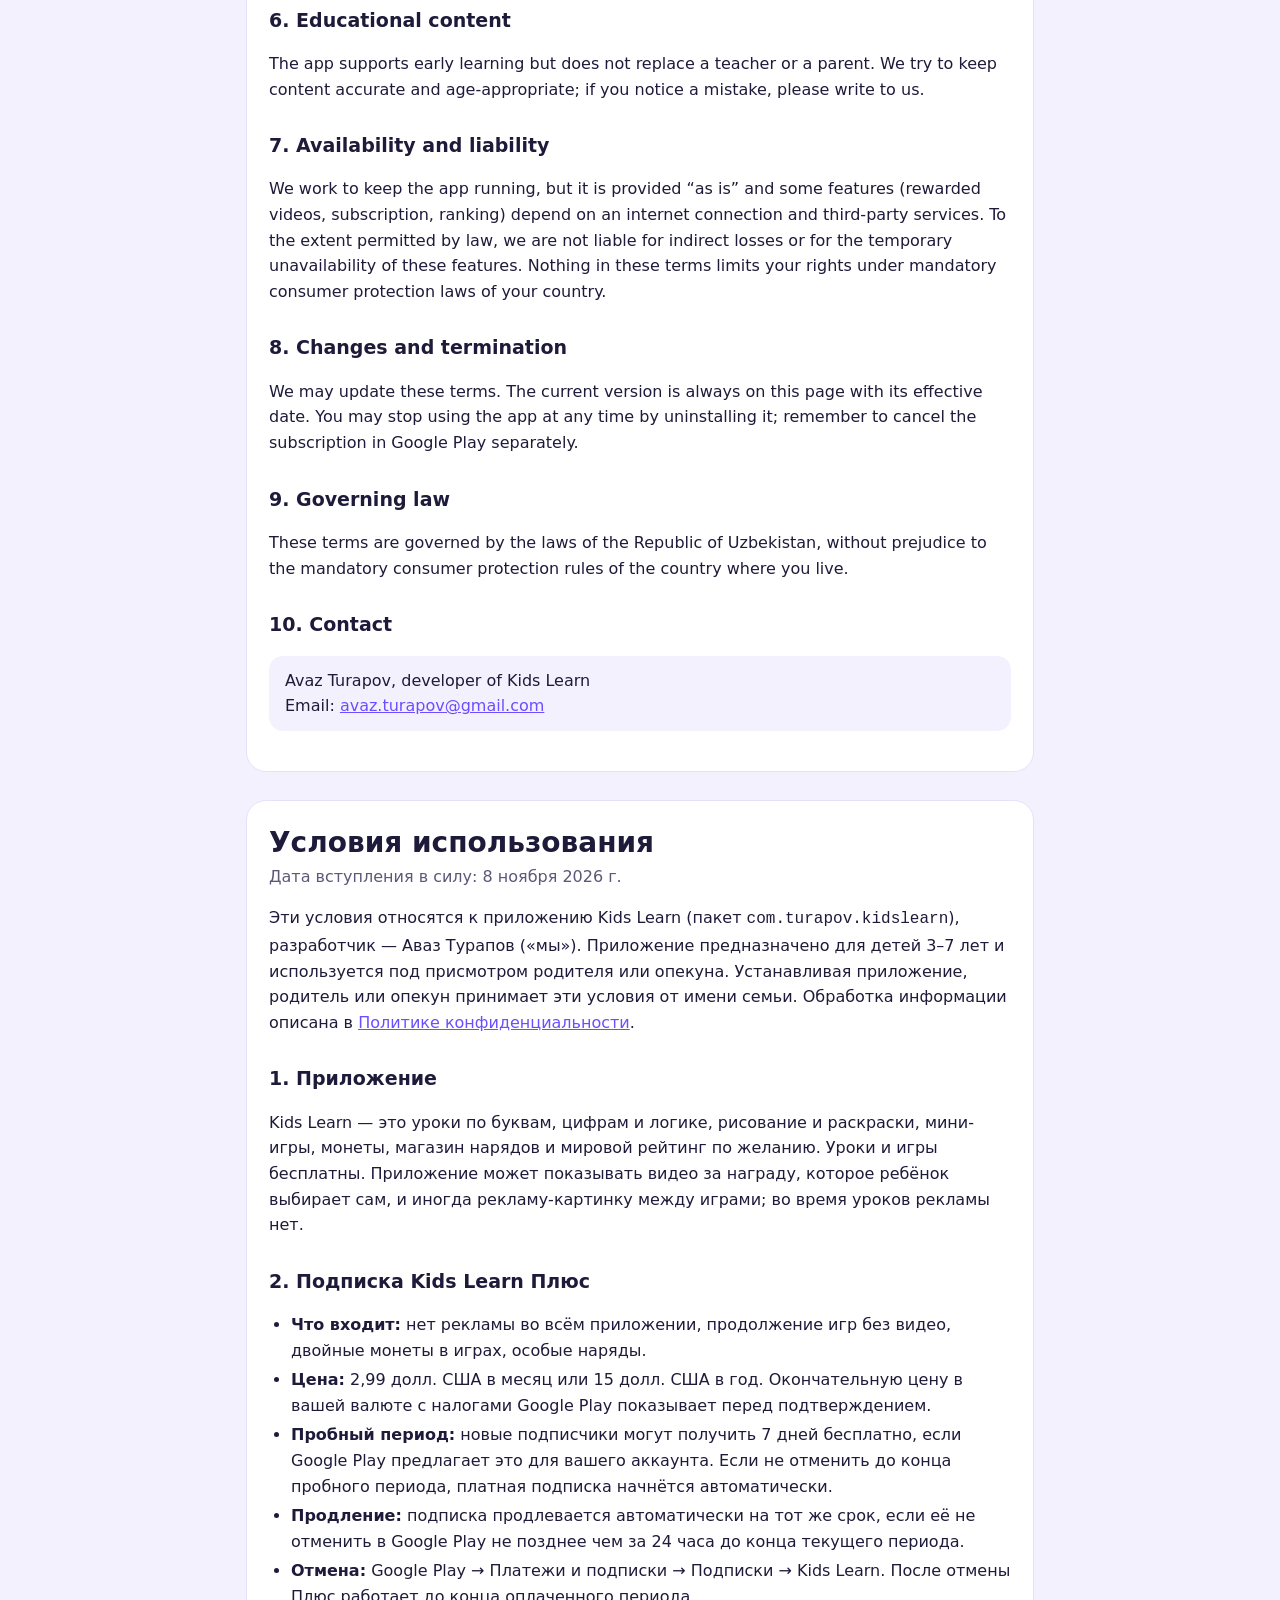
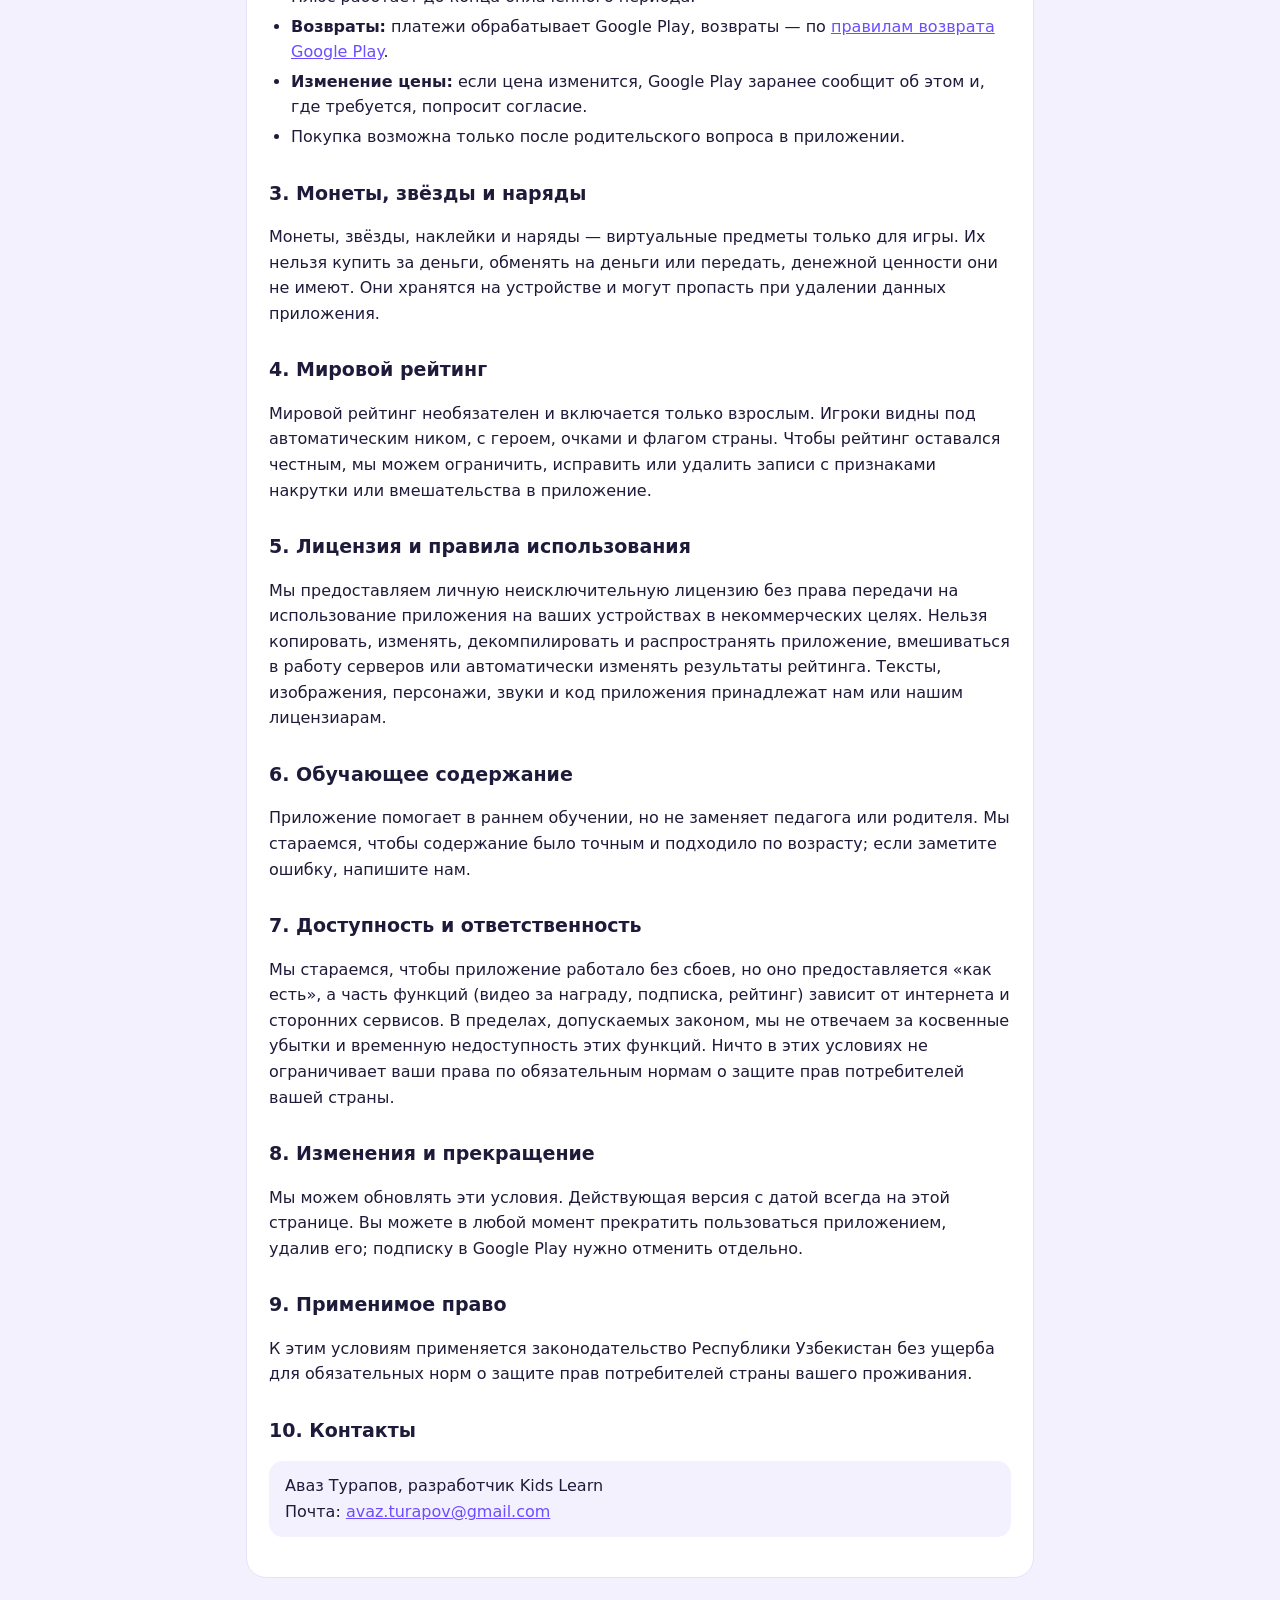
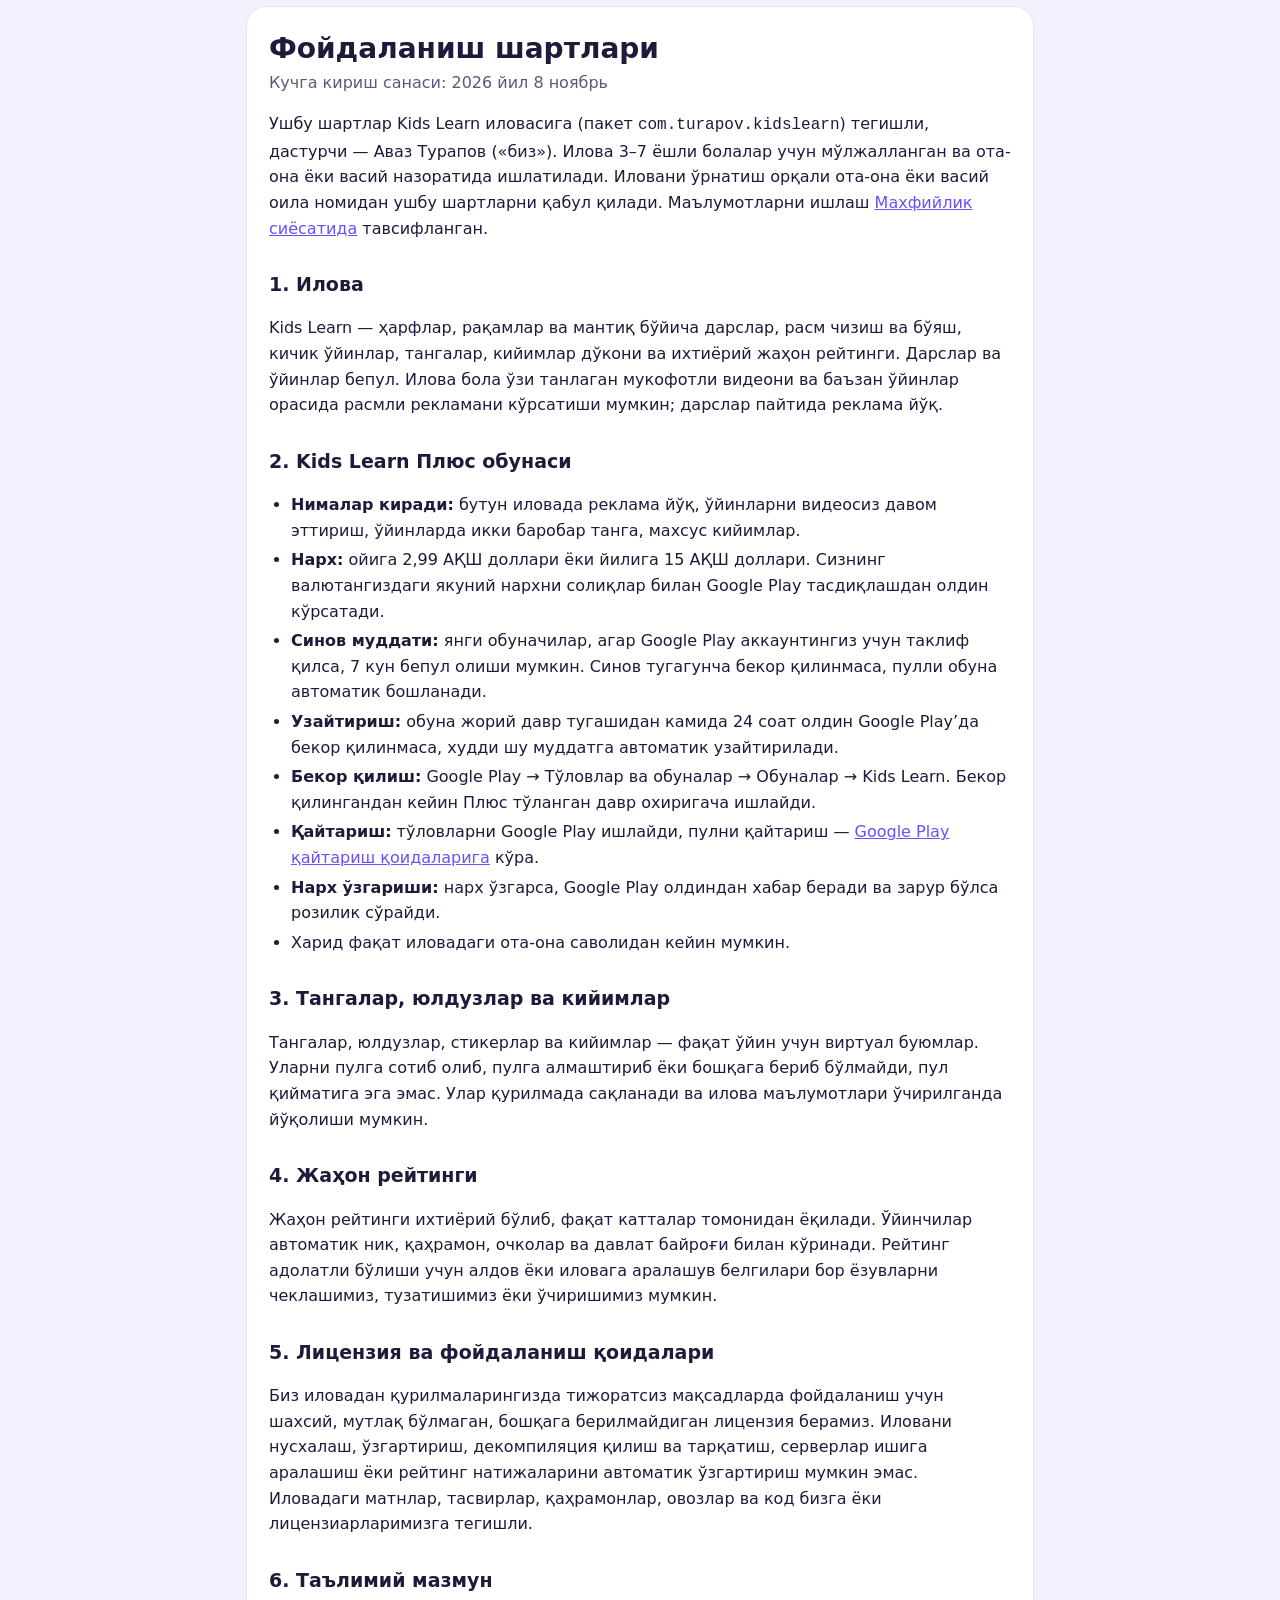
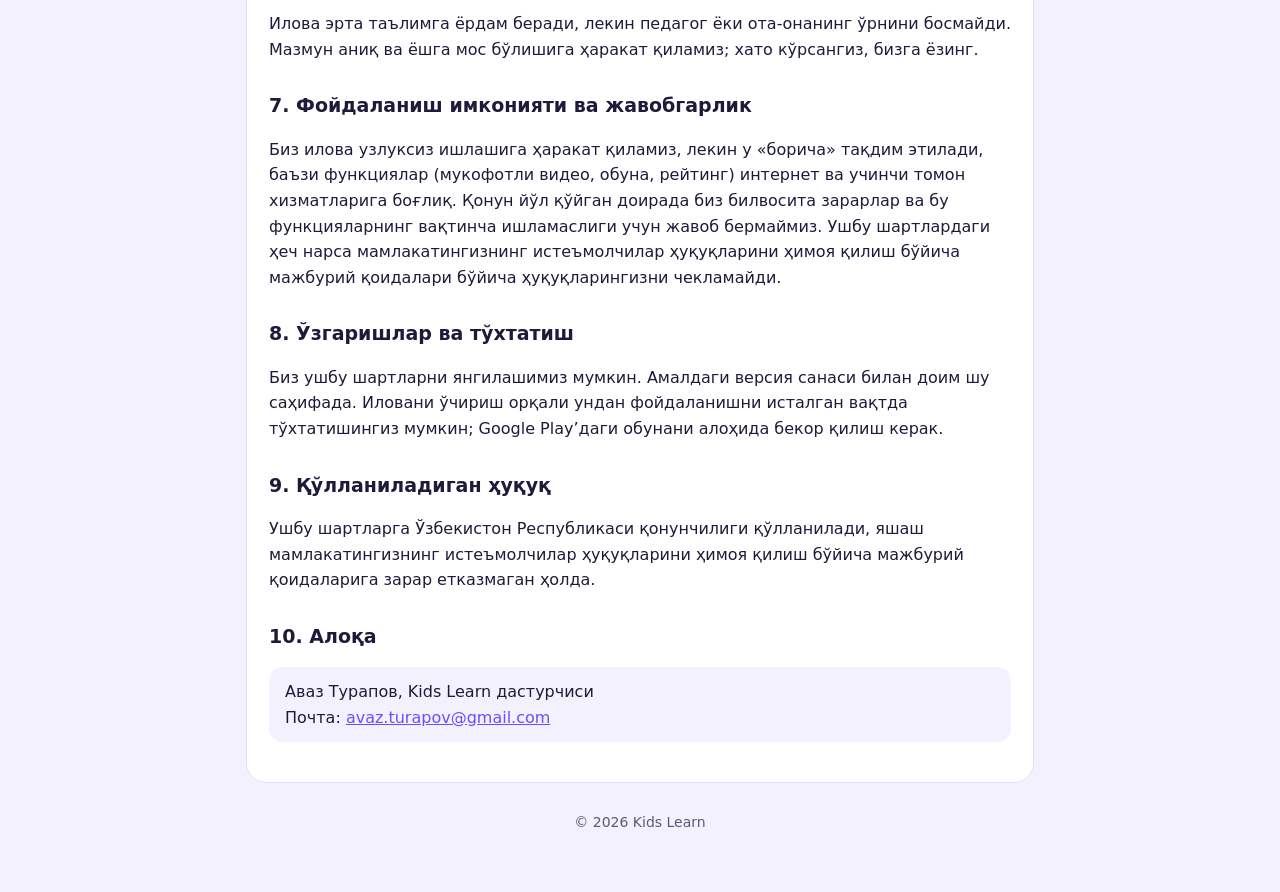
<file: terms(1).html>
<!doctype html>
<html lang="en">
<head>
<meta charset="utf-8">
<meta name="viewport" content="width=device-width, initial-scale=1">
<title>Kids Learn — Terms of Use</title>
<link rel="stylesheet" href="style.css">
</head>
<body>
<div class="wrap">
<header><div class="logo">K</div><b>Kids Learn</b></header>
<nav class="lang"><a href="#en">English</a><a href="#ru">Русский</a><a href="#uz">Ўзбекча</a><a href="privacy.html">Privacy / Конфиденциальность / Махфийлик</a></nav>

<!-- ============================ ENGLISH ============================ -->
<section class="doc" id="en" lang="en">
<h1>Terms of Use</h1>
<p class="date">Effective date: 8 November 2026</p>

<p>These terms apply to the Kids Learn app (package <code>com.turapov.kidslearn</code>) developed by Avaz Turapov (“we”). The app is meant for children aged 3–7 and is used under the supervision of a parent or guardian. By installing the app, the parent or guardian accepts these terms on behalf of the family. How we handle information is described in the <a href="privacy.html#en">Privacy Policy</a>.</p>

<h2>1. The app</h2>
<p>Kids Learn offers lessons on letters, numbers and logic, drawing and coloring, mini-games, coins, an outfit shop and an optional world ranking. Lessons and games are free. The app may show rewarded video ads that a child chooses to watch and, occasionally, a picture ad between games; there are no ads during lessons.</p>

<h2>2. Kids Learn Plus subscription</h2>
<ul>
<li><b>What it includes:</b> no ads in the whole app, continuing games without videos, double coins in games, and special outfits.</li>
<li><b>Price:</b> US$2.99 per month or US$15 per year. Google Play shows the final price in your local currency, including taxes, before you confirm.</li>
<li><b>Free trial:</b> new subscribers may get a 7-day free trial if Google Play offers it for your account. If you do not cancel before the trial ends, the paid subscription starts automatically.</li>
<li><b>Renewal:</b> the subscription renews automatically for the same period unless it is cancelled in Google Play at least 24 hours before the end of the current period.</li>
<li><b>Cancelling:</b> Google Play → Payments &amp; subscriptions → Subscriptions → Kids Learn. After cancelling, Plus stays active until the end of the paid period.</li>
<li><b>Refunds:</b> payments are processed by Google Play and refunds follow the <a href="https://support.google.com/googleplay/answer/2479637">Google Play refund policy</a>.</li>
<li><b>Price changes:</b> if the price changes, Google Play will notify you in advance and, where required, ask for your consent.</li>
<li>Purchases are only possible after the parental check in the app.</li>
</ul>

<h2>3. Coins, stars and outfits</h2>
<p>Coins, stars, stickers and outfits are virtual items for play only. They cannot be bought for money, exchanged for money or transferred, and they have no monetary value. They are stored on the device and can be lost if the app data is deleted.</p>

<h2>4. World ranking</h2>
<p>The world ranking is optional and is turned on only by a parent. Players appear with an automatically generated nickname, avatar, points and a country flag. To keep the ranking fair, we may limit, correct or remove records that show signs of cheating or tampering with the app.</p>

<h2>5. Licence and acceptable use</h2>
<p>We grant you a personal, non-exclusive, non-transferable licence to use the app on your devices for non-commercial purposes. You may not copy, modify, decompile or redistribute the app, interfere with its servers, or use automated means to change ranking results. All texts, images, characters, sounds and code in the app belong to us or our licensors.</p>

<h2>6. Educational content</h2>
<p>The app supports early learning but does not replace a teacher or a parent. We try to keep content accurate and age-appropriate; if you notice a mistake, please write to us.</p>

<h2>7. Availability and liability</h2>
<p>We work to keep the app running, but it is provided “as is” and some features (rewarded videos, subscription, ranking) depend on an internet connection and third-party services. To the extent permitted by law, we are not liable for indirect losses or for the temporary unavailability of these features. Nothing in these terms limits your rights under mandatory consumer protection laws of your country.</p>

<h2>8. Changes and termination</h2>
<p>We may update these terms. The current version is always on this page with its effective date. You may stop using the app at any time by uninstalling it; remember to cancel the subscription in Google Play separately.</p>

<h2>9. Governing law</h2>
<p>These terms are governed by the laws of the Republic of Uzbekistan, without prejudice to the mandatory consumer protection rules of the country where you live.</p>

<h2>10. Contact</h2>
<p class="box">Avaz Turapov, developer of Kids Learn<br>Email: <a href="mailto:avaz.turapov@gmail.com">avaz.turapov@gmail.com</a></p>
</section>

<!-- ============================ РУССКИЙ ============================ -->
<section class="doc" id="ru" lang="ru">
<h1>Условия использования</h1>
<p class="date">Дата вступления в силу: 8 ноября 2026 г.</p>

<p>Эти условия относятся к приложению Kids Learn (пакет <code>com.turapov.kidslearn</code>), разработчик — Аваз Турапов («мы»). Приложение предназначено для детей 3–7 лет и используется под присмотром родителя или опекуна. Устанавливая приложение, родитель или опекун принимает эти условия от имени семьи. Обработка информации описана в <a href="privacy.html#ru">Политике конфиденциальности</a>.</p>

<h2>1. Приложение</h2>
<p>Kids Learn — это уроки по буквам, цифрам и логике, рисование и раскраски, мини-игры, монеты, магазин нарядов и мировой рейтинг по желанию. Уроки и игры бесплатны. Приложение может показывать видео за награду, которое ребёнок выбирает сам, и иногда рекламу-картинку между играми; во время уроков рекламы нет.</p>

<h2>2. Подписка Kids Learn Плюс</h2>
<ul>
<li><b>Что входит:</b> нет рекламы во всём приложении, продолжение игр без видео, двойные монеты в играх, особые наряды.</li>
<li><b>Цена:</b> 2,99 долл. США в месяц или 15 долл. США в год. Окончательную цену в вашей валюте с налогами Google Play показывает перед подтверждением.</li>
<li><b>Пробный период:</b> новые подписчики могут получить 7 дней бесплатно, если Google Play предлагает это для вашего аккаунта. Если не отменить до конца пробного периода, платная подписка начнётся автоматически.</li>
<li><b>Продление:</b> подписка продлевается автоматически на тот же срок, если её не отменить в Google Play не позднее чем за 24 часа до конца текущего периода.</li>
<li><b>Отмена:</b> Google Play → Платежи и подписки → Подписки → Kids Learn. После отмены Плюс работает до конца оплаченного периода.</li>
<li><b>Возвраты:</b> платежи обрабатывает Google Play, возвраты — по <a href="https://support.google.com/googleplay/answer/2479637">правилам возврата Google Play</a>.</li>
<li><b>Изменение цены:</b> если цена изменится, Google Play заранее сообщит об этом и, где требуется, попросит согласие.</li>
<li>Покупка возможна только после родительского вопроса в приложении.</li>
</ul>

<h2>3. Монеты, звёзды и наряды</h2>
<p>Монеты, звёзды, наклейки и наряды — виртуальные предметы только для игры. Их нельзя купить за деньги, обменять на деньги или передать, денежной ценности они не имеют. Они хранятся на устройстве и могут пропасть при удалении данных приложения.</p>

<h2>4. Мировой рейтинг</h2>
<p>Мировой рейтинг необязателен и включается только взрослым. Игроки видны под автоматическим ником, с героем, очками и флагом страны. Чтобы рейтинг оставался честным, мы можем ограничить, исправить или удалить записи с признаками накрутки или вмешательства в приложение.</p>

<h2>5. Лицензия и правила использования</h2>
<p>Мы предоставляем личную неисключительную лицензию без права передачи на использование приложения на ваших устройствах в некоммерческих целях. Нельзя копировать, изменять, декомпилировать и распространять приложение, вмешиваться в работу серверов или автоматически изменять результаты рейтинга. Тексты, изображения, персонажи, звуки и код приложения принадлежат нам или нашим лицензиарам.</p>

<h2>6. Обучающее содержание</h2>
<p>Приложение помогает в раннем обучении, но не заменяет педагога или родителя. Мы стараемся, чтобы содержание было точным и подходило по возрасту; если заметите ошибку, напишите нам.</p>

<h2>7. Доступность и ответственность</h2>
<p>Мы стараемся, чтобы приложение работало без сбоев, но оно предоставляется «как есть», а часть функций (видео за награду, подписка, рейтинг) зависит от интернета и сторонних сервисов. В пределах, допускаемых законом, мы не отвечаем за косвенные убытки и временную недоступность этих функций. Ничто в этих условиях не ограничивает ваши права по обязательным нормам о защите прав потребителей вашей страны.</p>

<h2>8. Изменения и прекращение</h2>
<p>Мы можем обновлять эти условия. Действующая версия с датой всегда на этой странице. Вы можете в любой момент прекратить пользоваться приложением, удалив его; подписку в Google Play нужно отменить отдельно.</p>

<h2>9. Применимое право</h2>
<p>К этим условиям применяется законодательство Республики Узбекистан без ущерба для обязательных норм о защите прав потребителей страны вашего проживания.</p>

<h2>10. Контакты</h2>
<p class="box">Аваз Турапов, разработчик Kids Learn<br>Почта: <a href="mailto:avaz.turapov@gmail.com">avaz.turapov@gmail.com</a></p>
</section>

<!-- ============================ ЎЗБЕКЧА ============================ -->
<section class="doc" id="uz" lang="uz-Cyrl">
<h1>Фойдаланиш шартлари</h1>
<p class="date">Кучга кириш санаси: 2026 йил 8 ноябрь</p>

<p>Ушбу шартлар Kids Learn иловасига (пакет <code>com.turapov.kidslearn</code>) тегишли, дастурчи — Аваз Турапов («биз»). Илова 3–7 ёшли болалар учун мўлжалланган ва ота-она ёки васий назоратида ишлатилади. Иловани ўрнатиш орқали ота-она ёки васий оила номидан ушбу шартларни қабул қилади. Маълумотларни ишлаш <a href="privacy.html#uz">Махфийлик сиёсатида</a> тавсифланган.</p>

<h2>1. Илова</h2>
<p>Kids Learn — ҳарфлар, рақамлар ва мантиқ бўйича дарслар, расм чизиш ва бўяш, кичик ўйинлар, тангалар, кийимлар дўкони ва ихтиёрий жаҳон рейтинги. Дарслар ва ўйинлар бепул. Илова бола ўзи танлаган мукофотли видеони ва баъзан ўйинлар орасида расмли рекламани кўрсатиши мумкин; дарслар пайтида реклама йўқ.</p>

<h2>2. Kids Learn Плюс обунаси</h2>
<ul>
<li><b>Нималар киради:</b> бутун иловада реклама йўқ, ўйинларни видеосиз давом эттириш, ўйинларда икки баробар танга, махсус кийимлар.</li>
<li><b>Нарх:</b> ойига 2,99 АҚШ доллари ёки йилига 15 АҚШ доллари. Сизнинг валютангиздаги якуний нархни солиқлар билан Google Play тасдиқлашдан олдин кўрсатади.</li>
<li><b>Синов муддати:</b> янги обуначилар, агар Google Play аккаунтингиз учун таклиф қилса, 7 кун бепул олиши мумкин. Синов тугагунча бекор қилинмаса, пулли обуна автоматик бошланади.</li>
<li><b>Узайтириш:</b> обуна жорий давр тугашидан камида 24 соат олдин Google Play’да бекор қилинмаса, худди шу муддатга автоматик узайтирилади.</li>
<li><b>Бекор қилиш:</b> Google Play → Тўловлар ва обуналар → Обуналар → Kids Learn. Бекор қилингандан кейин Плюс тўланган давр охиригача ишлайди.</li>
<li><b>Қайтариш:</b> тўловларни Google Play ишлайди, пулни қайтариш — <a href="https://support.google.com/googleplay/answer/2479637">Google Play қайтариш қоидаларига</a> кўра.</li>
<li><b>Нарх ўзгариши:</b> нарх ўзгарса, Google Play олдиндан хабар беради ва зарур бўлса розилик сўрайди.</li>
<li>Харид фақат иловадаги ота-она саволидан кейин мумкин.</li>
</ul>

<h2>3. Тангалар, юлдузлар ва кийимлар</h2>
<p>Тангалар, юлдузлар, стикерлар ва кийимлар — фақат ўйин учун виртуал буюмлар. Уларни пулга сотиб олиб, пулга алмаштириб ёки бошқага бериб бўлмайди, пул қийматига эга эмас. Улар қурилмада сақланади ва илова маълумотлари ўчирилганда йўқолиши мумкин.</p>

<h2>4. Жаҳон рейтинги</h2>
<p>Жаҳон рейтинги ихтиёрий бўлиб, фақат катталар томонидан ёқилади. Ўйинчилар автоматик ник, қаҳрамон, очколар ва давлат байроғи билан кўринади. Рейтинг адолатли бўлиши учун алдов ёки иловага аралашув белгилари бор ёзувларни чеклашимиз, тузатишимиз ёки ўчиришимиз мумкин.</p>

<h2>5. Лицензия ва фойдаланиш қоидалари</h2>
<p>Биз иловадан қурилмаларингизда тижоратсиз мақсадларда фойдаланиш учун шахсий, мутлақ бўлмаган, бошқага берилмайдиган лицензия берамиз. Иловани нусхалаш, ўзгартириш, декомпиляция қилиш ва тарқатиш, серверлар ишига аралашиш ёки рейтинг натижаларини автоматик ўзгартириш мумкин эмас. Иловадаги матнлар, тасвирлар, қаҳрамонлар, овозлар ва код бизга ёки лицензиарларимизга тегишли.</p>

<h2>6. Таълимий мазмун</h2>
<p>Илова эрта таълимга ёрдам беради, лекин педагог ёки ота-онанинг ўрнини босмайди. Мазмун аниқ ва ёшга мос бўлишига ҳаракат қиламиз; хато кўрсангиз, бизга ёзинг.</p>

<h2>7. Фойдаланиш имконияти ва жавобгарлик</h2>
<p>Биз илова узлуксиз ишлашига ҳаракат қиламиз, лекин у «борича» тақдим этилади, баъзи функциялар (мукофотли видео, обуна, рейтинг) интернет ва учинчи томон хизматларига боғлиқ. Қонун йўл қўйган доирада биз билвосита зарарлар ва бу функцияларнинг вақтинча ишламаслиги учун жавоб бермаймиз. Ушбу шартлардаги ҳеч нарса мамлакатингизнинг истеъмолчилар ҳуқуқларини ҳимоя қилиш бўйича мажбурий қоидалари бўйича ҳуқуқларингизни чекламайди.</p>

<h2>8. Ўзгаришлар ва тўхтатиш</h2>
<p>Биз ушбу шартларни янгилашимиз мумкин. Амалдаги версия санаси билан доим шу саҳифада. Иловани ўчириш орқали ундан фойдаланишни исталган вақтда тўхтатишингиз мумкин; Google Play’даги обунани алоҳида бекор қилиш керак.</p>

<h2>9. Қўлланиладиган ҳуқуқ</h2>
<p>Ушбу шартларга Ўзбекистон Республикаси қонунчилиги қўлланилади, яшаш мамлакатингизнинг истеъмолчилар ҳуқуқларини ҳимоя қилиш бўйича мажбурий қоидаларига зарар етказмаган ҳолда.</p>

<h2>10. Алоқа</h2>
<p class="box">Аваз Турапов, Kids Learn дастурчиси<br>Почта: <a href="mailto:avaz.turapov@gmail.com">avaz.turapov@gmail.com</a></p>
</section>

<footer>© 2026 Kids Learn</footer>
</div>
</body>
</html>
</file>
<file: style.css>
:root{--bg:#F4F1FF;--card:#fff;--text:#1E1B3A;--muted:#5C5878;--brand:#6C4DFF;--line:#E6E1FA}
@media (prefers-color-scheme:dark){:root{--bg:#15132A;--card:#1E1B3A;--text:#F2F0FF;--muted:#B5B0D6;--brand:#9C86FF;--line:#2E2A52}}
*{box-sizing:border-box}
body{margin:0;background:var(--bg);color:var(--text);font:16px/1.6 system-ui,-apple-system,"Segoe UI",Roboto,sans-serif}
.wrap{max-width:820px;margin:0 auto;padding:24px 16px 64px}
header{display:flex;align-items:center;gap:12px;margin-bottom:8px}
header .logo{width:44px;height:44px;border-radius:14px;background:var(--brand);color:#fff;display:grid;place-items:center;font-weight:800;font-size:20px}
header b{font-size:20px}
nav.lang{display:flex;gap:8px;flex-wrap:wrap;margin:16px 0 24px}
nav.lang a{padding:6px 14px;border-radius:999px;background:var(--card);color:var(--text);text-decoration:none;border:1px solid var(--line);font-weight:600}
section.doc{background:var(--card);border:1px solid var(--line);border-radius:20px;padding:24px 22px;margin-bottom:28px}
h1{font-size:28px;line-height:1.25;margin:0 0 4px}
h2{font-size:19px;margin:28px 0 8px}
.date{color:var(--muted);margin:0 0 16px}
ul{padding-left:22px}
li{margin:4px 0}
a{color:var(--brand)}
table{width:100%;border-collapse:collapse;font-size:15px;margin:8px 0}
th,td{text-align:left;vertical-align:top;border-top:1px solid var(--line);padding:8px 6px}
th{color:var(--muted);font-weight:600}
.box{background:var(--bg);border-radius:14px;padding:12px 16px}
footer{color:var(--muted);font-size:14px;text-align:center}
@media (max-width:560px){table,thead,tbody,tr,th,td{display:block}thead{display:none}td{border-top:none;padding:2px 0}tr{border-top:1px solid var(--line);padding:8px 0}}
</file>
